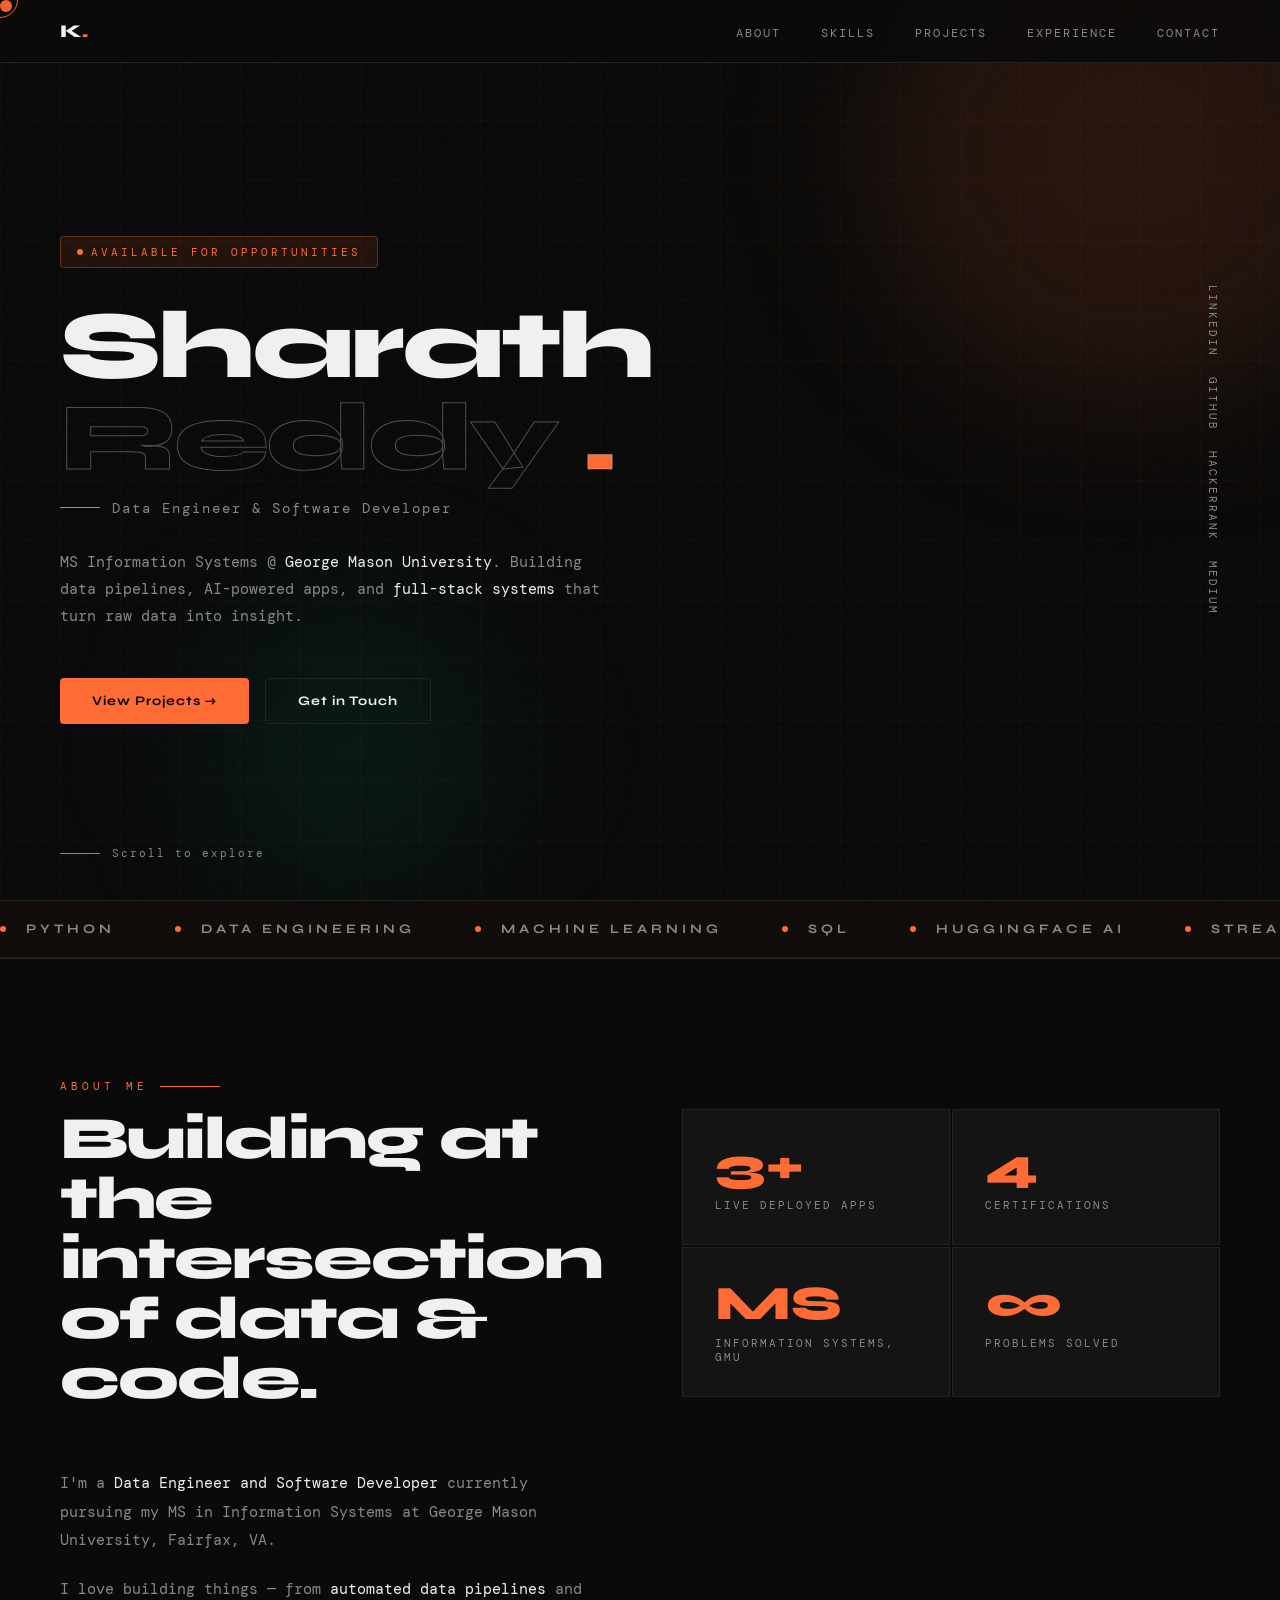
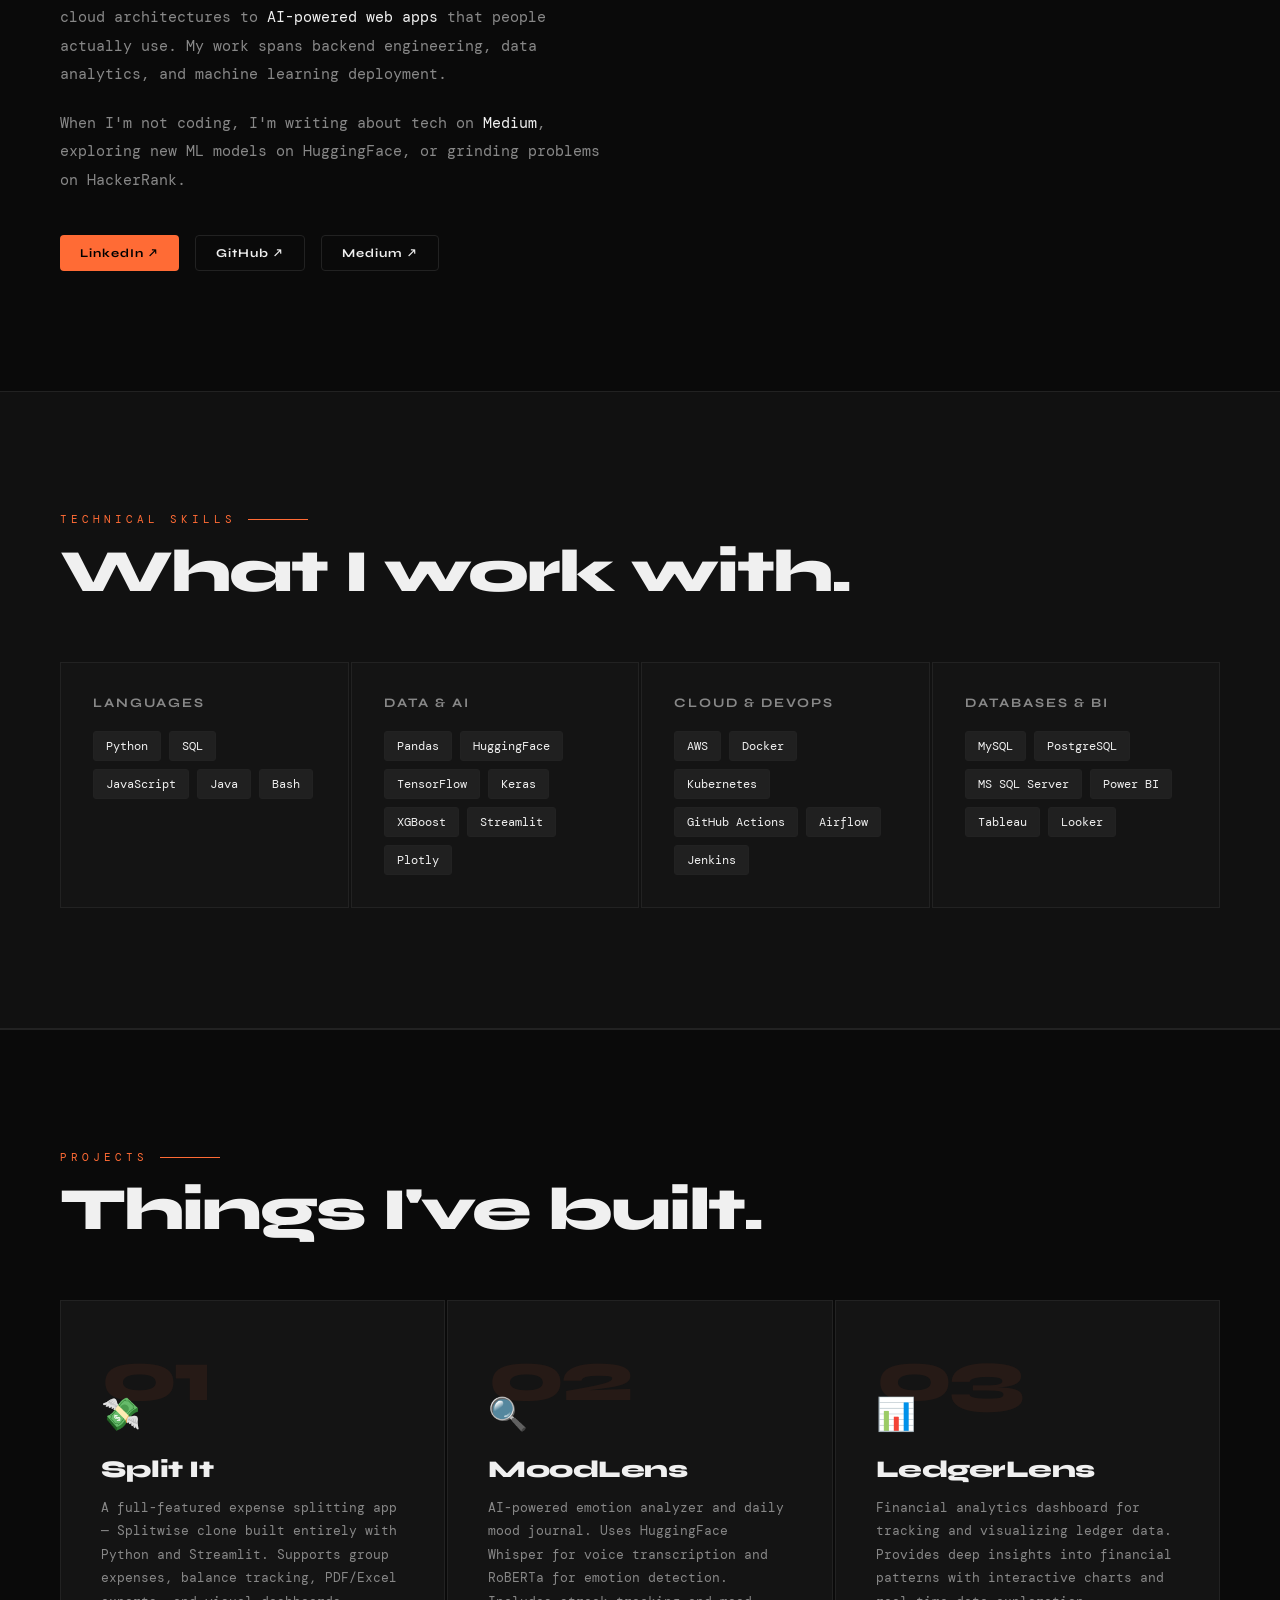
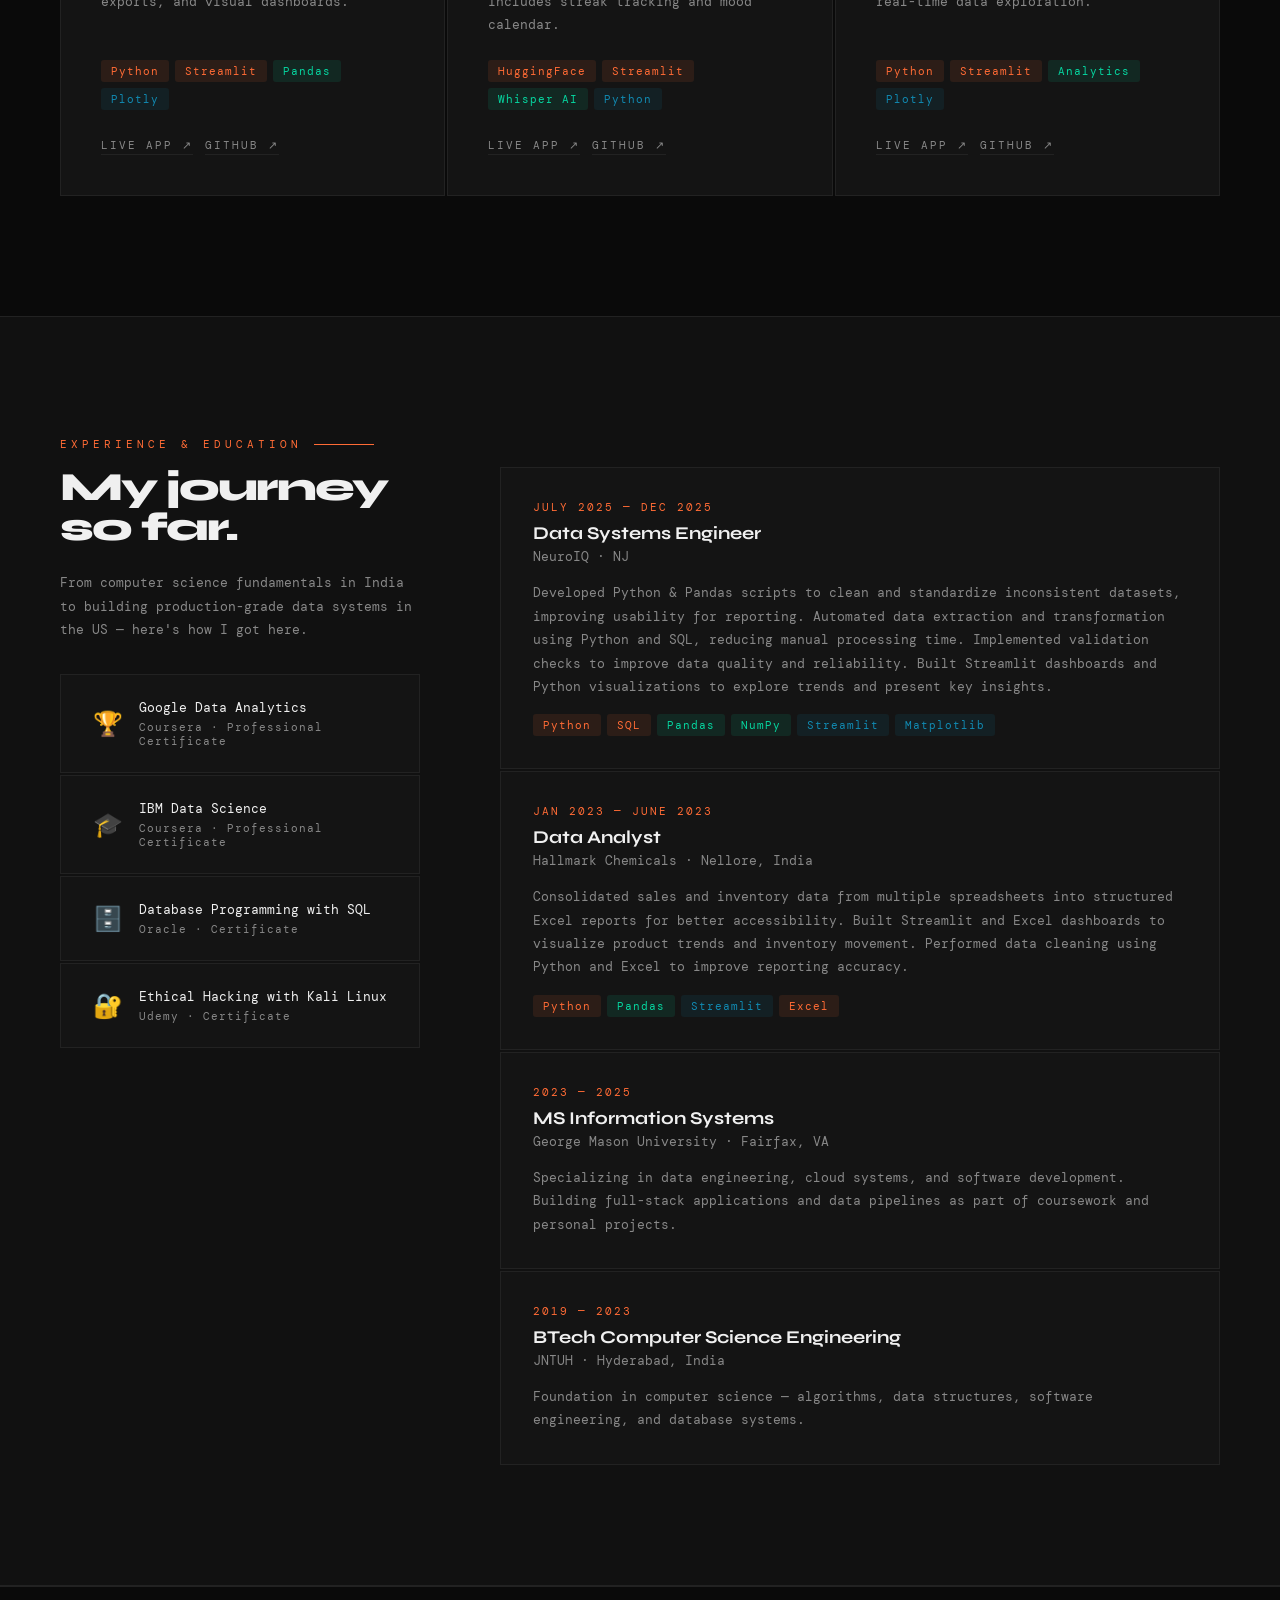
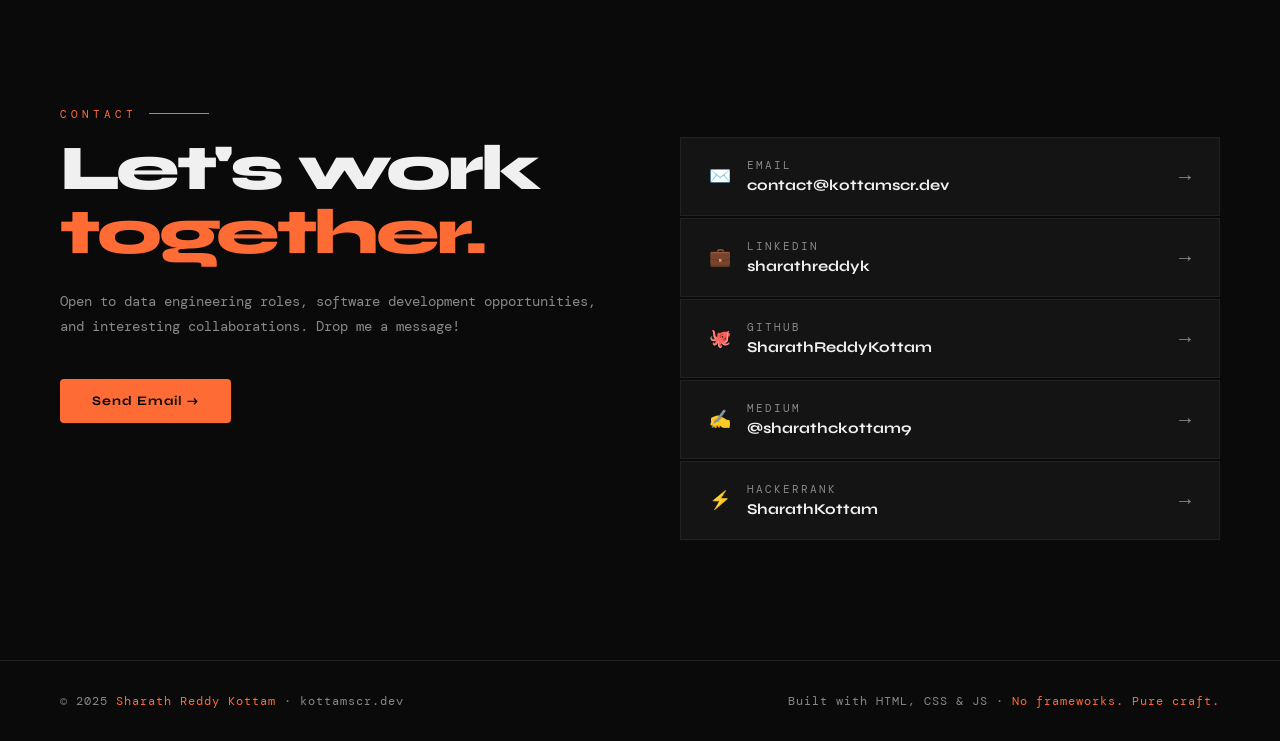
<file: dark-orange.html>
<!DOCTYPE html>
<html lang="en">
<head>
    <meta charset="UTF-8">
    <meta name="viewport" content="width=device-width, initial-scale=1.0">
    <title>Sharath Reddy Kottam — Data Engineer</title>
    <link rel="preconnect" href="https://fonts.googleapis.com">
    <link href="https://fonts.googleapis.com/css2?family=Syne:wght@400;600;700;800&family=DM+Mono:wght@300;400;500&family=Cabinet+Grotesk:wght@400;500;700;900&display=swap" rel="stylesheet">
    <style>
        :root {
            --bg: #0a0a0a;
            --surface: #111111;
            --border: #222222;
            --accent1: #ff6b35;
            --accent2: #ffd166;
            --accent3: #06d6a0;
            --accent4: #118ab2;
            --text: #f0f0f0;
            --muted: #888888;
            --card: #141414;
        }

        * { margin: 0; padding: 0; box-sizing: border-box; }

        html { scroll-behavior: smooth; }

        body {
            background: var(--bg);
            color: var(--text);
            font-family: 'DM Mono', monospace;
            overflow-x: hidden;
            cursor: none;
        }

        /* CUSTOM CURSOR */
        .cursor {
            width: 12px; height: 12px;
            background: var(--accent1);
            border-radius: 50%;
            position: fixed;
            pointer-events: none;
            z-index: 9999;
            transition: transform 0.1s ease;
            mix-blend-mode: difference;
        }
        .cursor-trail {
            width: 36px; height: 36px;
            border: 1px solid var(--accent1);
            border-radius: 50%;
            position: fixed;
            pointer-events: none;
            z-index: 9998;
            transition: all 0.15s ease;
            mix-blend-mode: difference;
        }

        /* NOISE OVERLAY */
        body::before {
            content: '';
            position: fixed;
            inset: 0;
            background-image: url("data:image/svg+xml,%3Csvg viewBox='0 0 256 256' xmlns='http://www.w3.org/2000/svg'%3E%3Cfilter id='noise'%3E%3CfeTurbulence type='fractalNoise' baseFrequency='0.9' numOctaves='4' stitchTiles='stitch'/%3E%3C/filter%3E%3Crect width='100%25' height='100%25' filter='url(%23noise)' opacity='0.03'/%3E%3C/svg%3E");
            pointer-events: none;
            z-index: 1000;
            opacity: 0.4;
        }

        /* NAV */
        nav {
            position: fixed;
            top: 0; left: 0; right: 0;
            z-index: 100;
            padding: 20px 60px;
            display: flex;
            justify-content: space-between;
            align-items: center;
            border-bottom: 1px solid var(--border);
            background: rgba(10,10,10,0.85);
            backdrop-filter: blur(20px);
        }

        .nav-logo {
            font-family: 'Syne', sans-serif;
            font-weight: 800;
            font-size: 18px;
            letter-spacing: -0.5px;
            color: var(--text);
            text-decoration: none;
        }

        .nav-logo span { color: var(--accent1); }

        .nav-links {
            display: flex;
            gap: 40px;
            list-style: none;
        }

        .nav-links a {
            color: var(--muted);
            text-decoration: none;
            font-size: 12px;
            letter-spacing: 2px;
            text-transform: uppercase;
            transition: color 0.2s;
        }

        .nav-links a:hover { color: var(--accent1); }

        /* HERO */
        #hero {
            min-height: 100vh;
            display: flex;
            align-items: center;
            padding: 140px 60px 80px;
            position: relative;
            overflow: hidden;
        }

        .hero-grid {
            position: absolute;
            inset: 0;
            background-image:
                    linear-gradient(rgba(255,107,53,0.03) 1px, transparent 1px),
                    linear-gradient(90deg, rgba(255,107,53,0.03) 1px, transparent 1px);
            background-size: 60px 60px;
        }

        .hero-orb {
            position: absolute;
            border-radius: 50%;
            filter: blur(80px);
            pointer-events: none;
        }

        .orb1 {
            width: 500px; height: 500px;
            background: rgba(255,107,53,0.12);
            top: -100px; right: -100px;
            animation: float1 8s ease-in-out infinite;
        }

        .orb2 {
            width: 300px; height: 300px;
            background: rgba(6,214,160,0.08);
            bottom: 0; left: 200px;
            animation: float2 10s ease-in-out infinite;
        }

        @keyframes float1 {
            0%, 100% { transform: translate(0,0) scale(1); }
            50% { transform: translate(-30px, 30px) scale(1.05); }
        }

        @keyframes float2 {
            0%, 100% { transform: translate(0,0); }
            50% { transform: translate(20px, -20px); }
        }

        .hero-content {
            position: relative;
            z-index: 2;
            max-width: 900px;
        }

        .hero-tag {
            display: inline-flex;
            align-items: center;
            gap: 8px;
            background: rgba(255,107,53,0.1);
            border: 1px solid rgba(255,107,53,0.3);
            color: var(--accent1);
            font-size: 11px;
            letter-spacing: 3px;
            text-transform: uppercase;
            padding: 8px 16px;
            border-radius: 4px;
            margin-bottom: 32px;
        }

        .hero-tag::before {
            content: '';
            width: 6px; height: 6px;
            background: var(--accent1);
            border-radius: 50%;
            animation: pulse 2s ease-in-out infinite;
        }

        @keyframes pulse {
            0%, 100% { opacity: 1; transform: scale(1); }
            50% { opacity: 0.5; transform: scale(0.8); }
        }

        .hero-name {
            font-family: 'Syne', sans-serif;
            font-weight: 800;
            font-size: clamp(52px, 8vw, 96px);
            line-height: 0.95;
            letter-spacing: -3px;
            margin-bottom: 16px;
        }

        .hero-name .line2 {
            color: transparent;
            -webkit-text-stroke: 1px rgba(240,240,240,0.3);
        }

        .hero-name .accent { color: var(--accent1); }

        .hero-role {
            font-family: 'DM Mono', monospace;
            font-size: 14px;
            color: var(--muted);
            letter-spacing: 2px;
            margin-bottom: 32px;
            display: flex;
            align-items: center;
            gap: 12px;
        }

        .hero-role::before {
            content: '';
            width: 40px;
            height: 1px;
            background: var(--accent1);
        }

        .hero-desc {
            font-family: 'DM Mono', monospace;
            font-size: 15px;
            color: var(--muted);
            line-height: 1.8;
            max-width: 560px;
            margin-bottom: 48px;
        }

        .hero-desc span { color: var(--text); }

        .hero-ctas {
            display: flex;
            gap: 16px;
            flex-wrap: wrap;
        }

        .btn-primary {
            background: var(--accent1);
            color: #000;
            padding: 14px 32px;
            font-family: 'Syne', sans-serif;
            font-weight: 700;
            font-size: 13px;
            letter-spacing: 1px;
            text-decoration: none;
            border-radius: 4px;
            transition: all 0.2s;
            display: inline-flex;
            align-items: center;
            gap: 8px;
        }

        .btn-primary:hover {
            background: #ff8255;
            transform: translateY(-2px);
        }

        .btn-ghost {
            background: transparent;
            color: var(--text);
            padding: 14px 32px;
            font-family: 'Syne', sans-serif;
            font-weight: 700;
            font-size: 13px;
            letter-spacing: 1px;
            text-decoration: none;
            border: 1px solid var(--border);
            border-radius: 4px;
            transition: all 0.2s;
        }

        .btn-ghost:hover {
            border-color: var(--accent1);
            color: var(--accent1);
            transform: translateY(-2px);
        }

        .hero-socials {
            position: absolute;
            right: 60px;
            top: 50%;
            transform: translateY(-50%);
            display: flex;
            flex-direction: column;
            gap: 20px;
            z-index: 2;
        }

        .hero-socials a {
            color: var(--muted);
            text-decoration: none;
            font-size: 11px;
            letter-spacing: 2px;
            text-transform: uppercase;
            writing-mode: vertical-rl;
            transition: color 0.2s;
        }

        .hero-socials a:hover { color: var(--accent1); }

        .scroll-indicator {
            position: absolute;
            bottom: 40px;
            left: 60px;
            display: flex;
            align-items: center;
            gap: 12px;
            color: var(--muted);
            font-size: 11px;
            letter-spacing: 2px;
        }

        .scroll-line {
            width: 40px;
            height: 1px;
            background: var(--muted);
            position: relative;
            overflow: hidden;
        }

        .scroll-line::after {
            content: '';
            position: absolute;
            top: 0; left: -100%;
            width: 100%; height: 100%;
            background: var(--accent1);
            animation: scrollline 2s ease-in-out infinite;
        }

        @keyframes scrollline {
            to { left: 100%; }
        }

        /* SECTIONS */
        section {
            padding: 120px 60px;
        }

        .section-label {
            font-size: 11px;
            letter-spacing: 4px;
            text-transform: uppercase;
            color: var(--accent1);
            margin-bottom: 16px;
            display: flex;
            align-items: center;
            gap: 12px;
        }

        .section-label::after {
            content: '';
            flex: 1;
            max-width: 60px;
            height: 1px;
            background: var(--accent1);
        }

        .section-title {
            font-family: 'Syne', sans-serif;
            font-weight: 800;
            font-size: clamp(36px, 5vw, 60px);
            letter-spacing: -2px;
            line-height: 1;
            margin-bottom: 60px;
        }

        /* ABOUT */
        #about {
            border-top: 1px solid var(--border);
        }

        .about-grid {
            display: grid;
            grid-template-columns: 1fr 1fr;
            gap: 80px;
            align-items: start;
        }

        .about-text p {
            color: var(--muted);
            font-size: 15px;
            line-height: 1.9;
            margin-bottom: 20px;
        }

        .about-text p span { color: var(--text); }

        .about-stats {
            display: grid;
            grid-template-columns: 1fr 1fr;
            gap: 2px;
        }

        .stat-box {
            background: var(--card);
            padding: 32px;
            border: 1px solid var(--border);
            transition: border-color 0.2s;
        }

        .stat-box:hover { border-color: var(--accent1); }

        .stat-number {
            font-family: 'Syne', sans-serif;
            font-weight: 800;
            font-size: 48px;
            color: var(--accent1);
            line-height: 1;
            margin-bottom: 8px;
        }

        .stat-label {
            font-size: 11px;
            letter-spacing: 2px;
            color: var(--muted);
            text-transform: uppercase;
        }

        /* SKILLS */
        #skills {
            background: var(--surface);
            border-top: 1px solid var(--border);
            border-bottom: 1px solid var(--border);
        }

        .skills-grid {
            display: grid;
            grid-template-columns: repeat(4, 1fr);
            gap: 2px;
        }

        .skill-category {
            background: var(--card);
            padding: 32px;
            border: 1px solid var(--border);
            transition: all 0.3s;
            position: relative;
            overflow: hidden;
        }

        .skill-category::before {
            content: '';
            position: absolute;
            top: 0; left: 0;
            width: 3px; height: 0;
            background: var(--accent1);
            transition: height 0.3s;
        }

        .skill-category:nth-child(2)::before { background: var(--accent2); }
        .skill-category:nth-child(3)::before { background: var(--accent3); }
        .skill-category:nth-child(4)::before { background: var(--accent4); }

        .skill-category:hover::before { height: 100%; }
        .skill-category:hover { transform: translateY(-4px); }

        .skill-cat-title {
            font-family: 'Syne', sans-serif;
            font-weight: 700;
            font-size: 13px;
            letter-spacing: 2px;
            text-transform: uppercase;
            margin-bottom: 20px;
            color: var(--muted);
        }

        .skill-tags {
            display: flex;
            flex-wrap: wrap;
            gap: 8px;
        }

        .skill-tag {
            background: rgba(255,255,255,0.05);
            color: var(--text);
            padding: 6px 12px;
            border-radius: 3px;
            font-size: 12px;
            border: 1px solid var(--border);
            transition: all 0.2s;
        }

        .skill-category:hover .skill-tag {
            border-color: rgba(255,107,53,0.3);
        }

        /* PROJECTS */
        #projects {
            border-top: 1px solid var(--border);
        }

        .projects-grid {
            display: grid;
            grid-template-columns: repeat(3, 1fr);
            gap: 2px;
        }

        .project-card {
            background: var(--card);
            border: 1px solid var(--border);
            padding: 40px;
            transition: all 0.3s;
            position: relative;
            overflow: hidden;
            display: flex;
            flex-direction: column;
        }

        .project-card::after {
            content: '';
            position: absolute;
            inset: 0;
            background: linear-gradient(135deg, rgba(255,107,53,0.05) 0%, transparent 60%);
            opacity: 0;
            transition: opacity 0.3s;
            pointer-events: none;
        }

        .project-card:hover::after { opacity: 1; }
        .project-card:hover { transform: translateY(-6px); border-color: rgba(255,107,53,0.3); }

        .project-number {
            font-family: 'Syne', sans-serif;
            font-weight: 800;
            font-size: 72px;
            color: rgba(255,107,53,0.08);
            line-height: 1;
            margin-bottom: -20px;
            letter-spacing: -4px;
        }

        .project-icon {
            font-size: 32px;
            margin-bottom: 20px;
        }

        .project-name {
            font-family: 'Syne', sans-serif;
            font-weight: 800;
            font-size: 24px;
            letter-spacing: -0.5px;
            margin-bottom: 12px;
        }

        .project-desc {
            color: var(--muted);
            font-size: 13px;
            line-height: 1.8;
            margin-bottom: 24px;
            flex: 1;
        }

        .project-tags {
            display: flex;
            flex-wrap: wrap;
            gap: 6px;
            margin-bottom: 28px;
        }

        .project-tag {
            background: rgba(255,107,53,0.1);
            color: var(--accent1);
            padding: 4px 10px;
            border-radius: 3px;
            font-size: 11px;
            letter-spacing: 1px;
        }

        .project-tag.green {
            background: rgba(6,214,160,0.1);
            color: var(--accent3);
        }

        .project-tag.blue {
            background: rgba(17,138,178,0.1);
            color: var(--accent4);
        }

        .project-links {
            display: flex;
            gap: 12px;
        }

        .project-link {
            color: var(--muted);
            text-decoration: none;
            font-size: 11px;
            letter-spacing: 2px;
            text-transform: uppercase;
            display: flex;
            align-items: center;
            gap: 6px;
            transition: color 0.2s;
            border-bottom: 1px solid var(--border);
            padding-bottom: 2px;
        }

        .project-link:hover { color: var(--accent1); border-color: var(--accent1); }

        /* EXPERIENCE */
        #experience {
            background: var(--surface);
            border-top: 1px solid var(--border);
            border-bottom: 1px solid var(--border);
        }

        .experience-grid {
            display: grid;
            grid-template-columns: 1fr 2fr;
            gap: 80px;
        }

        .exp-sidebar {
            position: sticky;
            top: 100px;
            height: fit-content;
        }

        .exp-sidebar p {
            color: var(--muted);
            font-size: 13px;
            line-height: 1.8;
            margin-bottom: 32px;
        }

        .timeline {
            display: flex;
            flex-direction: column;
            gap: 2px;
        }

        .timeline-item {
            background: var(--card);
            border: 1px solid var(--border);
            padding: 32px;
            position: relative;
            transition: all 0.3s;
        }

        .timeline-item:hover {
            border-color: rgba(255,107,53,0.3);
            transform: translateX(4px);
        }

        .timeline-date {
            font-size: 11px;
            letter-spacing: 2px;
            color: var(--accent1);
            text-transform: uppercase;
            margin-bottom: 8px;
        }

        .timeline-role {
            font-family: 'Syne', sans-serif;
            font-weight: 700;
            font-size: 18px;
            margin-bottom: 4px;
        }

        .timeline-company {
            color: var(--muted);
            font-size: 13px;
            margin-bottom: 16px;
        }

        .timeline-desc {
            color: var(--muted);
            font-size: 13px;
            line-height: 1.8;
        }

        /* CERTIFICATIONS */
        .certs-grid {
            display: grid;
            grid-template-columns: repeat(2, 1fr);
            gap: 2px;
            margin-top: 40px;
        }

        .cert-item {
            background: var(--card);
            border: 1px solid var(--border);
            padding: 24px 32px;
            display: flex;
            align-items: center;
            gap: 16px;
            transition: all 0.2s;
        }

        .cert-item:hover { border-color: rgba(255,107,53,0.3); }

        .cert-icon {
            font-size: 24px;
            flex-shrink: 0;
        }

        .cert-name {
            font-size: 13px;
            color: var(--text);
            margin-bottom: 4px;
        }

        .cert-issuer {
            font-size: 11px;
            color: var(--muted);
            letter-spacing: 1px;
        }

        /* CONTACT */
        #contact {
            border-top: 1px solid var(--border);
        }

        .contact-inner {
            display: grid;
            grid-template-columns: 1fr 1fr;
            gap: 80px;
            align-items: start;
        }

        .contact-big {
            font-family: 'Syne', sans-serif;
            font-weight: 800;
            font-size: clamp(40px, 5vw, 72px);
            letter-spacing: -3px;
            line-height: 1;
            margin-bottom: 24px;
        }

        .contact-big span { color: var(--accent1); }

        .contact-sub {
            color: var(--muted);
            font-size: 14px;
            line-height: 1.8;
            margin-bottom: 40px;
        }

        .contact-links {
            display: flex;
            flex-direction: column;
            gap: 2px;
        }

        .contact-link-item {
            background: var(--card);
            border: 1px solid var(--border);
            padding: 20px 28px;
            display: flex;
            justify-content: space-between;
            align-items: center;
            text-decoration: none;
            color: var(--text);
            transition: all 0.2s;
        }

        .contact-link-item:hover {
            border-color: var(--accent1);
            background: rgba(255,107,53,0.05);
            transform: translateX(4px);
        }

        .contact-link-left {
            display: flex;
            align-items: center;
            gap: 16px;
        }

        .contact-link-icon { font-size: 18px; }

        .contact-link-label {
            font-size: 11px;
            letter-spacing: 2px;
            color: var(--muted);
            text-transform: uppercase;
            display: block;
            margin-bottom: 2px;
        }

        .contact-link-value {
            font-family: 'Syne', sans-serif;
            font-weight: 700;
            font-size: 15px;
        }

        .contact-arrow {
            color: var(--muted);
            font-size: 20px;
            transition: transform 0.2s;
        }

        .contact-link-item:hover .contact-arrow {
            transform: translateX(4px);
            color: var(--accent1);
        }

        /* FOOTER */
        footer {
            border-top: 1px solid var(--border);
            padding: 32px 60px;
            display: flex;
            justify-content: space-between;
            align-items: center;
        }

        footer p {
            color: var(--muted);
            font-size: 12px;
            letter-spacing: 1px;
        }

        footer span { color: var(--accent1); }

        /* MARQUEE */
        .marquee-section {
            border-top: 1px solid var(--border);
            border-bottom: 1px solid var(--border);
            padding: 20px 0;
            overflow: hidden;
            background: rgba(255,107,53,0.03);
        }

        .marquee-track {
            display: flex;
            gap: 60px;
            animation: marquee 20s linear infinite;
            white-space: nowrap;
        }

        .marquee-item {
            font-family: 'Syne', sans-serif;
            font-weight: 700;
            font-size: 13px;
            letter-spacing: 4px;
            text-transform: uppercase;
            color: var(--muted);
            display: flex;
            align-items: center;
            gap: 20px;
            flex-shrink: 0;
        }

        .marquee-dot {
            width: 6px; height: 6px;
            background: var(--accent1);
            border-radius: 50%;
        }

        @keyframes marquee {
            from { transform: translateX(0); }
            to { transform: translateX(-50%); }
        }

        /* ANIMATIONS */
        .reveal {
            opacity: 0;
            transform: translateY(30px);
            transition: all 0.7s cubic-bezier(0.16, 1, 0.3, 1);
        }

        .reveal.visible {
            opacity: 1;
            transform: translateY(0);
        }

        /* RESPONSIVE */
        @media (max-width: 900px) {
            nav { padding: 20px 24px; }
            section { padding: 80px 24px; }
            #hero { padding: 120px 24px 80px; }
            .about-grid, .contact-inner, .experience-grid { grid-template-columns: 1fr; gap: 40px; }
            .skills-grid { grid-template-columns: 1fr 1fr; }
            .projects-grid { grid-template-columns: 1fr; }
            .hero-socials { display: none; }
            .certs-grid { grid-template-columns: 1fr; }
            footer { flex-direction: column; gap: 12px; text-align: center; }
        }
    </style>
</head>
<body>

<div class="cursor" id="cursor"></div>
<div class="cursor-trail" id="cursorTrail"></div>

<!-- NAV -->
<nav>
    <a href="#hero" class="nav-logo">K<span>.</span></a>
    <ul class="nav-links">
        <li><a href="#about">About</a></li>
        <li><a href="#skills">Skills</a></li>
        <li><a href="#projects">Projects</a></li>
        <li><a href="#experience">Experience</a></li>
        <li><a href="#contact">Contact</a></li>
    </ul>
</nav>

<!-- HERO -->
<section id="hero">
    <div class="hero-grid"></div>
    <div class="hero-orb orb1"></div>
    <div class="hero-orb orb2"></div>

    <div class="hero-content">
        <div class="hero-tag">Available for opportunities</div>
        <h1 class="hero-name">
            <div>Sharath</div>
            <div class="line2">Reddy <span class="accent">.</span></div>
        </h1>
        <div class="hero-role">Data Engineer & Software Developer</div>
        <p class="hero-desc">
            MS Information Systems @ <span>George Mason University</span>.
            Building data pipelines, AI-powered apps, and
            <span>full-stack systems</span> that turn raw data into insight.
        </p>
        <div class="hero-ctas">
            <a href="#projects" class="btn-primary">View Projects →</a>
            <a href="mailto:contact@kottamscr.dev" class="btn-ghost">Get in Touch</a>
        </div>
    </div>

    <div class="hero-socials">
        <a href="https://www.linkedin.com/in/sharathreddyk/" target="_blank">LinkedIn</a>
        <a href="https://github.com/SharathReddyKottam" target="_blank">GitHub</a>
        <a href="https://www.hackerrank.com/profile/SharathKottam" target="_blank">HackerRank</a>
        <a href="https://medium.com/@sharathckottam9" target="_blank">Medium</a>
    </div>

    <div class="scroll-indicator">
        <div class="scroll-line"></div>
        Scroll to explore
    </div>
</section>

<!-- MARQUEE -->
<div class="marquee-section">
    <div class="marquee-track">
        <div class="marquee-item"><span class="marquee-dot"></span> Python</div>
        <div class="marquee-item"><span class="marquee-dot"></span> Data Engineering</div>
        <div class="marquee-item"><span class="marquee-dot"></span> Machine Learning</div>
        <div class="marquee-item"><span class="marquee-dot"></span> SQL</div>
        <div class="marquee-item"><span class="marquee-dot"></span> HuggingFace AI</div>
        <div class="marquee-item"><span class="marquee-dot"></span> Streamlit</div>
        <div class="marquee-item"><span class="marquee-dot"></span> AWS</div>
        <div class="marquee-item"><span class="marquee-dot"></span> Docker</div>
        <div class="marquee-item"><span class="marquee-dot"></span> Apache Airflow</div>
        <div class="marquee-item"><span class="marquee-dot"></span> GitHub</div>
        <!-- duplicate for seamless loop -->
        <div class="marquee-item"><span class="marquee-dot"></span> Python</div>
        <div class="marquee-item"><span class="marquee-dot"></span> Data Engineering</div>
        <div class="marquee-item"><span class="marquee-dot"></span> Machine Learning</div>
        <div class="marquee-item"><span class="marquee-dot"></span> SQL</div>
        <div class="marquee-item"><span class="marquee-dot"></span> HuggingFace AI</div>
        <div class="marquee-item"><span class="marquee-dot"></span> Streamlit</div>
        <div class="marquee-item"><span class="marquee-dot"></span> AWS</div>
        <div class="marquee-item"><span class="marquee-dot"></span> Docker</div>
        <div class="marquee-item"><span class="marquee-dot"></span> Apache Airflow</div>
        <div class="marquee-item"><span class="marquee-dot"></span> GitHub</div>
    </div>
</div>

<!-- ABOUT -->
<section id="about">
    <div class="section-label">About Me</div>
    <div class="about-grid">
        <div class="about-text reveal">
            <h2 class="section-title">Building at the intersection of data & code.</h2>
            <p>I'm a <span>Data Engineer and Software Developer</span> currently pursuing my MS in Information Systems at George Mason University, Fairfax, VA.</p>
            <p>I love building things — from <span>automated data pipelines</span> and cloud architectures to <span>AI-powered web apps</span> that people actually use. My work spans backend engineering, data analytics, and machine learning deployment.</p>
            <p>When I'm not coding, I'm writing about tech on <span>Medium</span>, exploring new ML models on HuggingFace, or grinding problems on HackerRank.</p>
            <br>
            <div style="display:flex; gap:16px; flex-wrap:wrap;">
                <a href="https://www.linkedin.com/in/sharathreddyk/" target="_blank" class="btn-primary" style="font-size:12px; padding:10px 20px;">LinkedIn ↗</a>
                <a href="https://github.com/SharathReddyKottam" target="_blank" class="btn-ghost" style="font-size:12px; padding:10px 20px;">GitHub ↗</a>
                <a href="https://medium.com/@sharathckottam9" target="_blank" class="btn-ghost" style="font-size:12px; padding:10px 20px;">Medium ↗</a>
            </div>
        </div>
        <div class="about-stats reveal">
            <div class="stat-box">
                <div class="stat-number">3+</div>
                <div class="stat-label">Live Deployed Apps</div>
            </div>
            <div class="stat-box">
                <div class="stat-number">4</div>
                <div class="stat-label">Certifications</div>
            </div>
            <div class="stat-box">
                <div class="stat-number">MS</div>
                <div class="stat-label">Information Systems, GMU</div>
            </div>
            <div class="stat-box">
                <div class="stat-number">∞</div>
                <div class="stat-label">Problems Solved</div>
            </div>
        </div>
    </div>
</section>

<!-- SKILLS -->
<section id="skills">
    <div class="section-label">Technical Skills</div>
    <h2 class="section-title reveal">What I work with.</h2>
    <div class="skills-grid reveal">
        <div class="skill-category">
            <div class="skill-cat-title">Languages</div>
            <div class="skill-tags">
                <span class="skill-tag">Python</span>
                <span class="skill-tag">SQL</span>
                <span class="skill-tag">JavaScript</span>
                <span class="skill-tag">Java</span>
                <span class="skill-tag">Bash</span>
            </div>
        </div>
        <div class="skill-category">
            <div class="skill-cat-title">Data & AI</div>
            <div class="skill-tags">
                <span class="skill-tag">Pandas</span>
                <span class="skill-tag">HuggingFace</span>
                <span class="skill-tag">TensorFlow</span>
                <span class="skill-tag">Keras</span>
                <span class="skill-tag">XGBoost</span>
                <span class="skill-tag">Streamlit</span>
                <span class="skill-tag">Plotly</span>
            </div>
        </div>
        <div class="skill-category">
            <div class="skill-cat-title">Cloud & DevOps</div>
            <div class="skill-tags">
                <span class="skill-tag">AWS</span>
                <span class="skill-tag">Docker</span>
                <span class="skill-tag">Kubernetes</span>
                <span class="skill-tag">GitHub Actions</span>
                <span class="skill-tag">Airflow</span>
                <span class="skill-tag">Jenkins</span>
            </div>
        </div>
        <div class="skill-category">
            <div class="skill-cat-title">Databases & BI</div>
            <div class="skill-tags">
                <span class="skill-tag">MySQL</span>
                <span class="skill-tag">PostgreSQL</span>
                <span class="skill-tag">MS SQL Server</span>
                <span class="skill-tag">Power BI</span>
                <span class="skill-tag">Tableau</span>
                <span class="skill-tag">Looker</span>
            </div>
        </div>
    </div>
</section>

<!-- PROJECTS -->
<section id="projects">
    <div class="section-label">Projects</div>
    <h2 class="section-title reveal">Things I've built.</h2>
    <div class="projects-grid">

        <div class="project-card reveal">
            <div class="project-number">01</div>
            <div class="project-icon">💸</div>
            <div class="project-name">Split It</div>
            <p class="project-desc">A full-featured expense splitting app — Splitwise clone built entirely with Python and Streamlit. Supports group expenses, balance tracking, PDF/Excel exports, and visual dashboards.</p>
            <div class="project-tags">
                <span class="project-tag">Python</span>
                <span class="project-tag">Streamlit</span>
                <span class="project-tag green">Pandas</span>
                <span class="project-tag blue">Plotly</span>
            </div>
            <div class="project-links">
                <a href="https://split-it.streamlit.app" target="_blank" class="project-link">Live App ↗</a>
                <a href="https://github.com/SharathReddyKottam/split-it" target="_blank" class="project-link">GitHub ↗</a>
            </div>
        </div>

        <div class="project-card reveal">
            <div class="project-number">02</div>
            <div class="project-icon">🔍</div>
            <div class="project-name">MoodLens</div>
            <p class="project-desc">AI-powered emotion analyzer and daily mood journal. Uses HuggingFace Whisper for voice transcription and RoBERTa for emotion detection. Includes streak tracking and mood calendar.</p>
            <div class="project-tags">
                <span class="project-tag">HuggingFace</span>
                <span class="project-tag">Streamlit</span>
                <span class="project-tag green">Whisper AI</span>
                <span class="project-tag blue">Python</span>
            </div>
            <div class="project-links">
                <a href="https://sharathreddykottam-moodlens.streamlit.app" target="_blank" class="project-link">Live App ↗</a>
                <a href="https://github.com/SharathReddyKottam/moodlens" target="_blank" class="project-link">GitHub ↗</a>
            </div>
        </div>

        <div class="project-card reveal">
            <div class="project-number">03</div>
            <div class="project-icon">📊</div>
            <div class="project-name">LedgerLens</div>
            <p class="project-desc">Financial analytics dashboard for tracking and visualizing ledger data. Provides deep insights into financial patterns with interactive charts and real-time data exploration.</p>
            <div class="project-tags">
                <span class="project-tag">Python</span>
                <span class="project-tag">Streamlit</span>
                <span class="project-tag green">Analytics</span>
                <span class="project-tag blue">Plotly</span>
            </div>
            <div class="project-links">
                <a href="https://ledgerlens-analytics.streamlit.app" target="_blank" class="project-link">Live App ↗</a>
                <a href="https://github.com/SharathReddyKottam/ledgerlens" target="_blank" class="project-link">GitHub ↗</a>
            </div>
        </div>

    </div>
</section>

<!-- EXPERIENCE -->
<section id="experience">
    <div class="section-label">Experience & Education</div>
    <div class="experience-grid">
        <div class="exp-sidebar reveal">
            <h2 class="section-title" style="font-size: 40px; margin-bottom: 24px;">My journey so far.</h2>
            <p>From computer science fundamentals in India to building production-grade data systems in the US — here's how I got here.</p>
            <div class="certs-grid" style="grid-template-columns: 1fr; margin-top: 0;">
                <div class="cert-item">
                    <div class="cert-icon">🏆</div>
                    <div>
                        <div class="cert-name">Google Data Analytics</div>
                        <div class="cert-issuer">Coursera · Professional Certificate</div>
                    </div>
                </div>
                <div class="cert-item">
                    <div class="cert-icon">🎓</div>
                    <div>
                        <div class="cert-name">IBM Data Science</div>
                        <div class="cert-issuer">Coursera · Professional Certificate</div>
                    </div>
                </div>
                <div class="cert-item">
                    <div class="cert-icon">🗄️</div>
                    <div>
                        <div class="cert-name">Database Programming with SQL</div>
                        <div class="cert-issuer">Oracle · Certificate</div>
                    </div>
                </div>
                <div class="cert-item">
                    <div class="cert-icon">🔐</div>
                    <div>
                        <div class="cert-name">Ethical Hacking with Kali Linux</div>
                        <div class="cert-issuer">Udemy · Certificate</div>
                    </div>
                </div>
            </div>
        </div>

        <div class="timeline reveal">
            <div class="timeline-item">
                <div class="timeline-date">July 2025 — Dec 2025</div>
                <div class="timeline-role">Data Systems Engineer</div>
                <div class="timeline-company">NeuroIQ · NJ</div>
                <div class="timeline-desc">Developed Python & Pandas scripts to clean and standardize inconsistent datasets, improving usability for reporting. Automated data extraction and transformation using Python and SQL, reducing manual processing time. Implemented validation checks to improve data quality and reliability. Built Streamlit dashboards and Python visualizations to explore trends and present key insights.</div>
                <div class="project-tags" style="margin-top:16px; margin-bottom:0;">
                    <span class="project-tag">Python</span>
                    <span class="project-tag">SQL</span>
                    <span class="project-tag green">Pandas</span>
                    <span class="project-tag green">NumPy</span>
                    <span class="project-tag blue">Streamlit</span>
                    <span class="project-tag blue">Matplotlib</span>
                </div>
            </div>
            <div class="timeline-item">
                <div class="timeline-date">Jan 2023 — June 2023</div>
                <div class="timeline-role">Data Analyst</div>
                <div class="timeline-company">Hallmark Chemicals · Nellore, India</div>
                <div class="timeline-desc">Consolidated sales and inventory data from multiple spreadsheets into structured Excel reports for better accessibility. Built Streamlit and Excel dashboards to visualize product trends and inventory movement. Performed data cleaning using Python and Excel to improve reporting accuracy.</div>
                <div class="project-tags" style="margin-top:16px; margin-bottom:0;">
                    <span class="project-tag">Python</span>
                    <span class="project-tag green">Pandas</span>
                    <span class="project-tag blue">Streamlit</span>
                    <span class="project-tag">Excel</span>
                </div>
            </div>
            <div class="timeline-item">
                <div class="timeline-date">2023 — 2025</div>
                <div class="timeline-role">MS Information Systems</div>
                <div class="timeline-company">George Mason University · Fairfax, VA</div>
                <div class="timeline-desc">Specializing in data engineering, cloud systems, and software development. Building full-stack applications and data pipelines as part of coursework and personal projects.</div>
            </div>
            <div class="timeline-item">
                <div class="timeline-date">2019 — 2023</div>
                <div class="timeline-role">BTech Computer Science Engineering</div>
                <div class="timeline-company">JNTUH · Hyderabad, India</div>
                <div class="timeline-desc">Foundation in computer science — algorithms, data structures, software engineering, and database systems.</div>
            </div>
        </div>
    </div>
</section>

<!-- CONTACT -->
<section id="contact">
    <div class="section-label">Contact</div>
    <div class="contact-inner">
        <div class="reveal">
            <h2 class="contact-big">Let's work<br><span>together.</span></h2>
            <p class="contact-sub">Open to data engineering roles, software development opportunities, and interesting collaborations. Drop me a message!</p>
            <a href="mailto:contact@kottamscr.dev" class="btn-primary">Send Email →</a>
        </div>
        <div class="contact-links reveal">
            <a href="mailto:contact@kottamscr.dev" class="contact-link-item">
                <div class="contact-link-left">
                    <div class="contact-link-icon">✉️</div>
                    <div>
                        <span class="contact-link-label">Email</span>
                        <span class="contact-link-value">contact@kottamscr.dev</span>
                    </div>
                </div>
                <div class="contact-arrow">→</div>
            </a>
            <a href="https://www.linkedin.com/in/sharathreddyk/" target="_blank" class="contact-link-item">
                <div class="contact-link-left">
                    <div class="contact-link-icon">💼</div>
                    <div>
                        <span class="contact-link-label">LinkedIn</span>
                        <span class="contact-link-value">sharathreddyk</span>
                    </div>
                </div>
                <div class="contact-arrow">→</div>
            </a>
            <a href="https://github.com/SharathReddyKottam" target="_blank" class="contact-link-item">
                <div class="contact-link-left">
                    <div class="contact-link-icon">🐙</div>
                    <div>
                        <span class="contact-link-label">GitHub</span>
                        <span class="contact-link-value">SharathReddyKottam</span>
                    </div>
                </div>
                <div class="contact-arrow">→</div>
            </a>
            <a href="https://medium.com/@sharathckottam9" target="_blank" class="contact-link-item">
                <div class="contact-link-left">
                    <div class="contact-link-icon">✍️</div>
                    <div>
                        <span class="contact-link-label">Medium</span>
                        <span class="contact-link-value">@sharathckottam9</span>
                    </div>
                </div>
                <div class="contact-arrow">→</div>
            </a>
            <a href="https://www.hackerrank.com/profile/SharathKottam" target="_blank" class="contact-link-item">
                <div class="contact-link-left">
                    <div class="contact-link-icon">⚡</div>
                    <div>
                        <span class="contact-link-label">HackerRank</span>
                        <span class="contact-link-value">SharathKottam</span>
                    </div>
                </div>
                <div class="contact-arrow">→</div>
            </a>
        </div>
    </div>
</section>

<!-- FOOTER -->
<footer>
    <p>© 2025 <span>Sharath Reddy Kottam</span> · kottamscr.dev</p>
    <p>Built with HTML, CSS & JS · <span>No frameworks. Pure craft.</span></p>
</footer>

<script>
    // CURSOR
    const cursor = document.getElementById('cursor');
    const trail = document.getElementById('cursorTrail');
    let mouseX = 0, mouseY = 0;
    let trailX = 0, trailY = 0;

    document.addEventListener('mousemove', (e) => {
        mouseX = e.clientX;
        mouseY = e.clientY;
        cursor.style.left = mouseX - 6 + 'px';
        cursor.style.top = mouseY - 6 + 'px';
    });

    function animateTrail() {
        trailX += (mouseX - trailX) * 0.12;
        trailY += (mouseY - trailY) * 0.12;
        trail.style.left = trailX - 18 + 'px';
        trail.style.top = trailY - 18 + 'px';
        requestAnimationFrame(animateTrail);
    }
    animateTrail();

    document.querySelectorAll('a, button').forEach(el => {
        el.addEventListener('mouseenter', () => {
            cursor.style.transform = 'scale(2)';
            trail.style.transform = 'scale(1.5)';
        });
        el.addEventListener('mouseleave', () => {
            cursor.style.transform = 'scale(1)';
            trail.style.transform = 'scale(1)';
        });
    });

    // SCROLL REVEAL
    const observer = new IntersectionObserver((entries) => {
        entries.forEach((entry, i) => {
            if (entry.isIntersecting) {
                setTimeout(() => {
                    entry.target.classList.add('visible');
                }, i * 100);
            }
        });
    }, { threshold: 0.1 });

    document.querySelectorAll('.reveal').forEach(el => observer.observe(el));

    // HERO NAME ANIMATION
    window.addEventListener('load', () => {
        document.querySelector('.hero-content').style.opacity = '1';
    });

    // NAV ACTIVE STATE
    const sections = document.querySelectorAll('section[id]');
    const navLinks = document.querySelectorAll('.nav-links a');

    window.addEventListener('scroll', () => {
        let current = '';
        sections.forEach(section => {
            if (window.scrollY >= section.offsetTop - 100) {
                current = section.getAttribute('id');
            }
        });
        navLinks.forEach(link => {
            link.style.color = link.getAttribute('href') === `#${current}` ? 'var(--accent1)' : '';
        });
    });
</script>
</body>
</html>
</file>
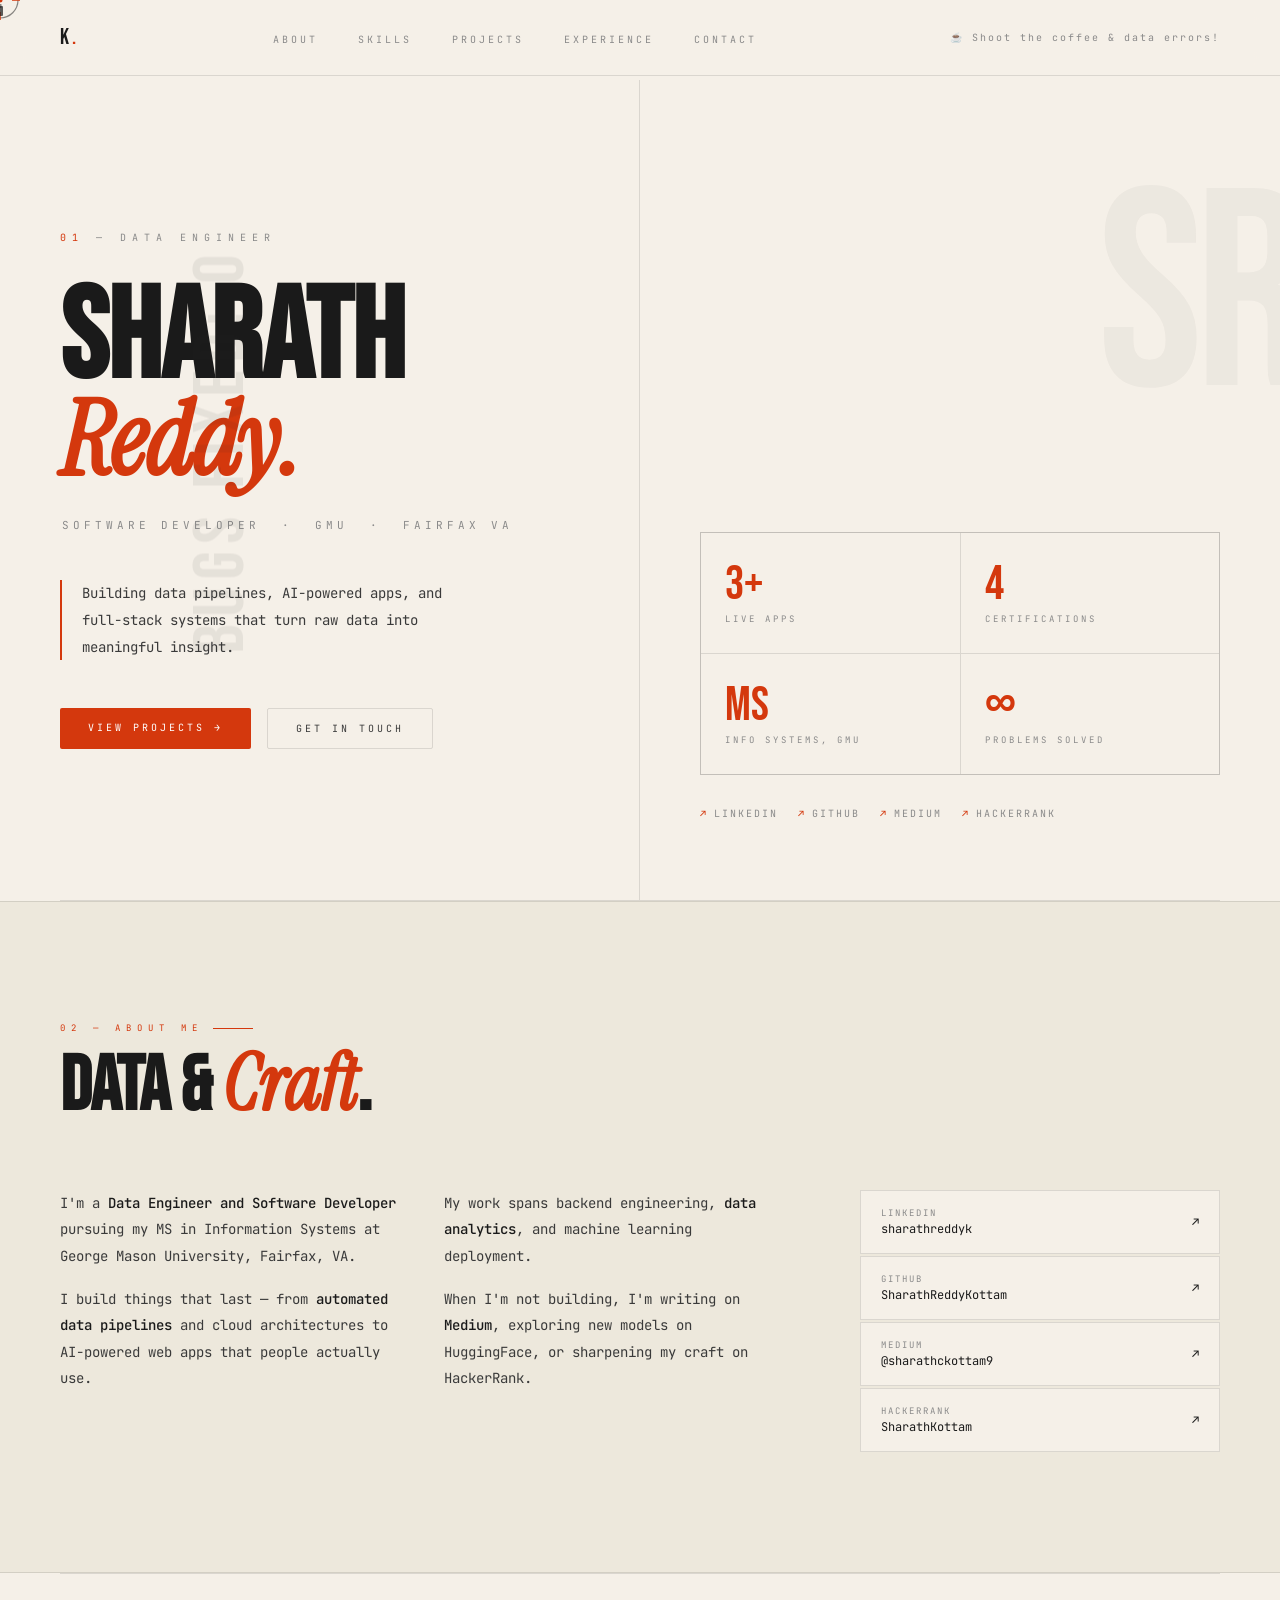
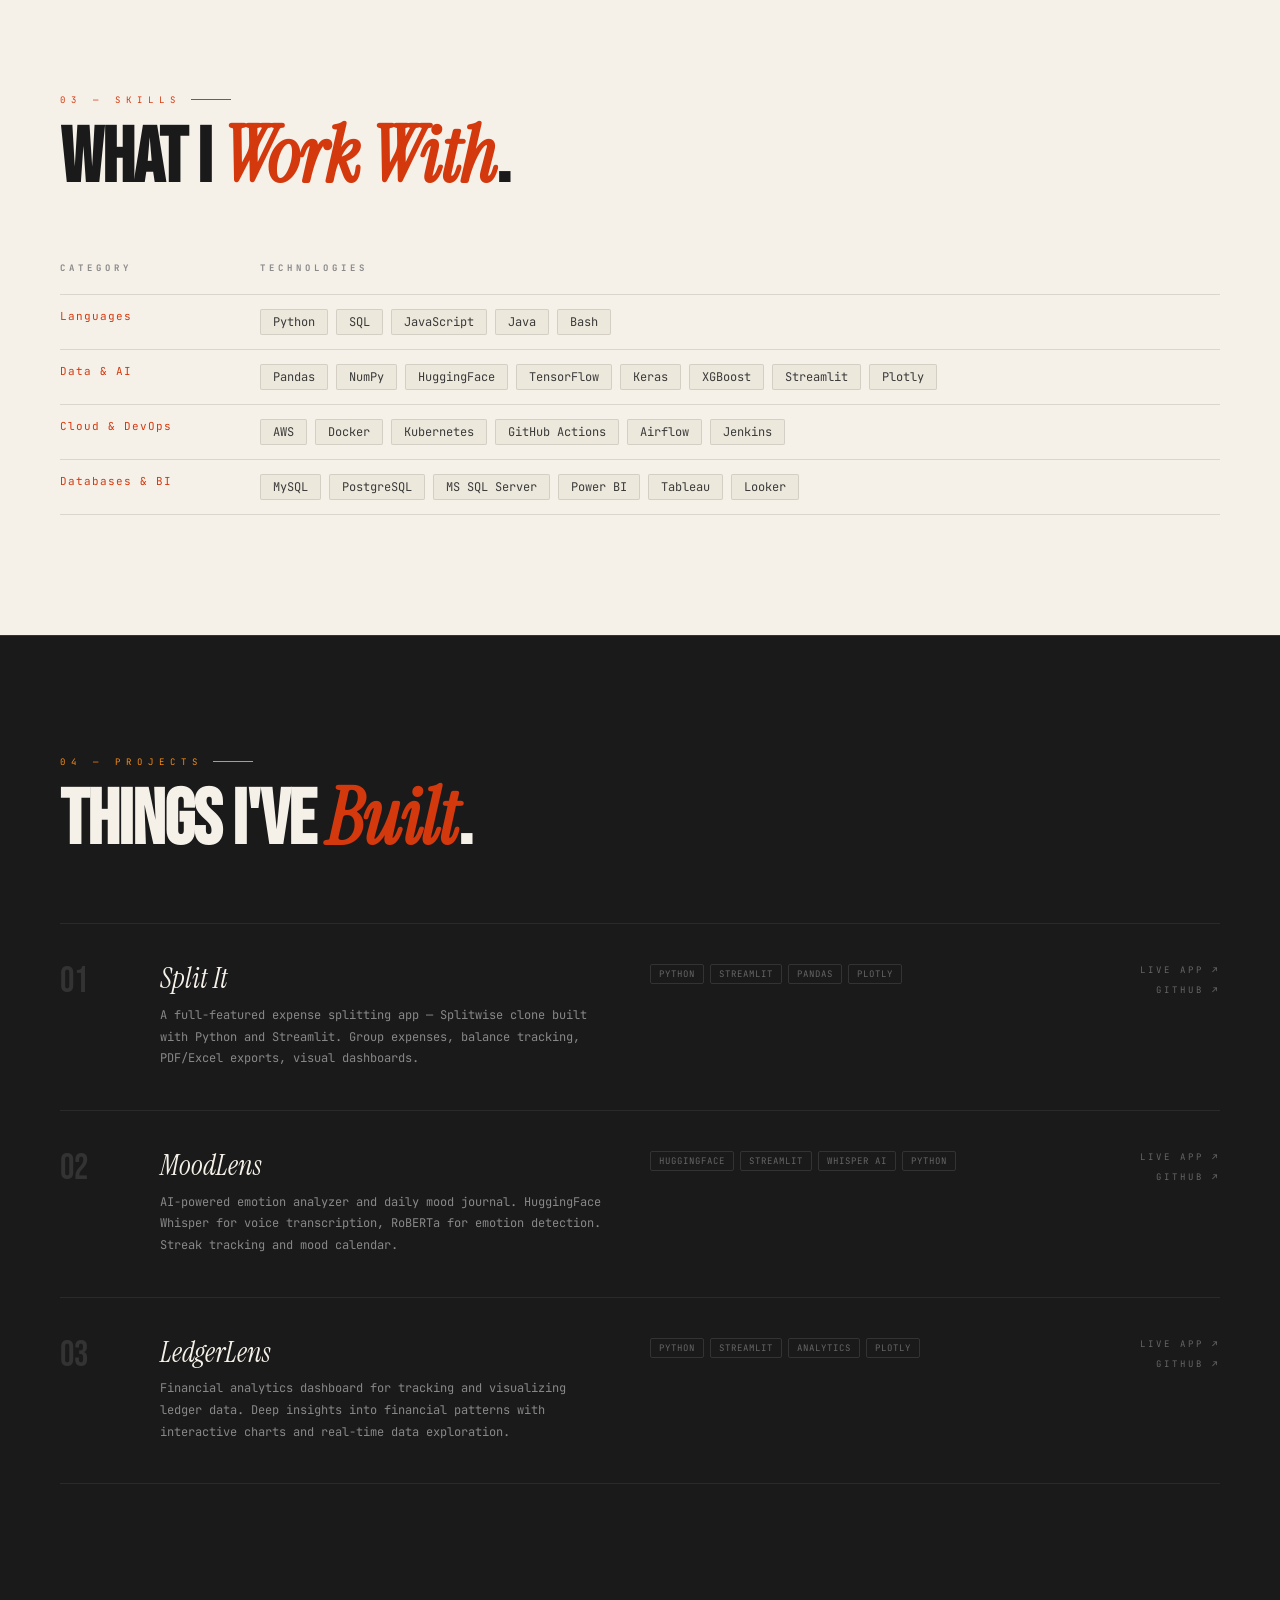
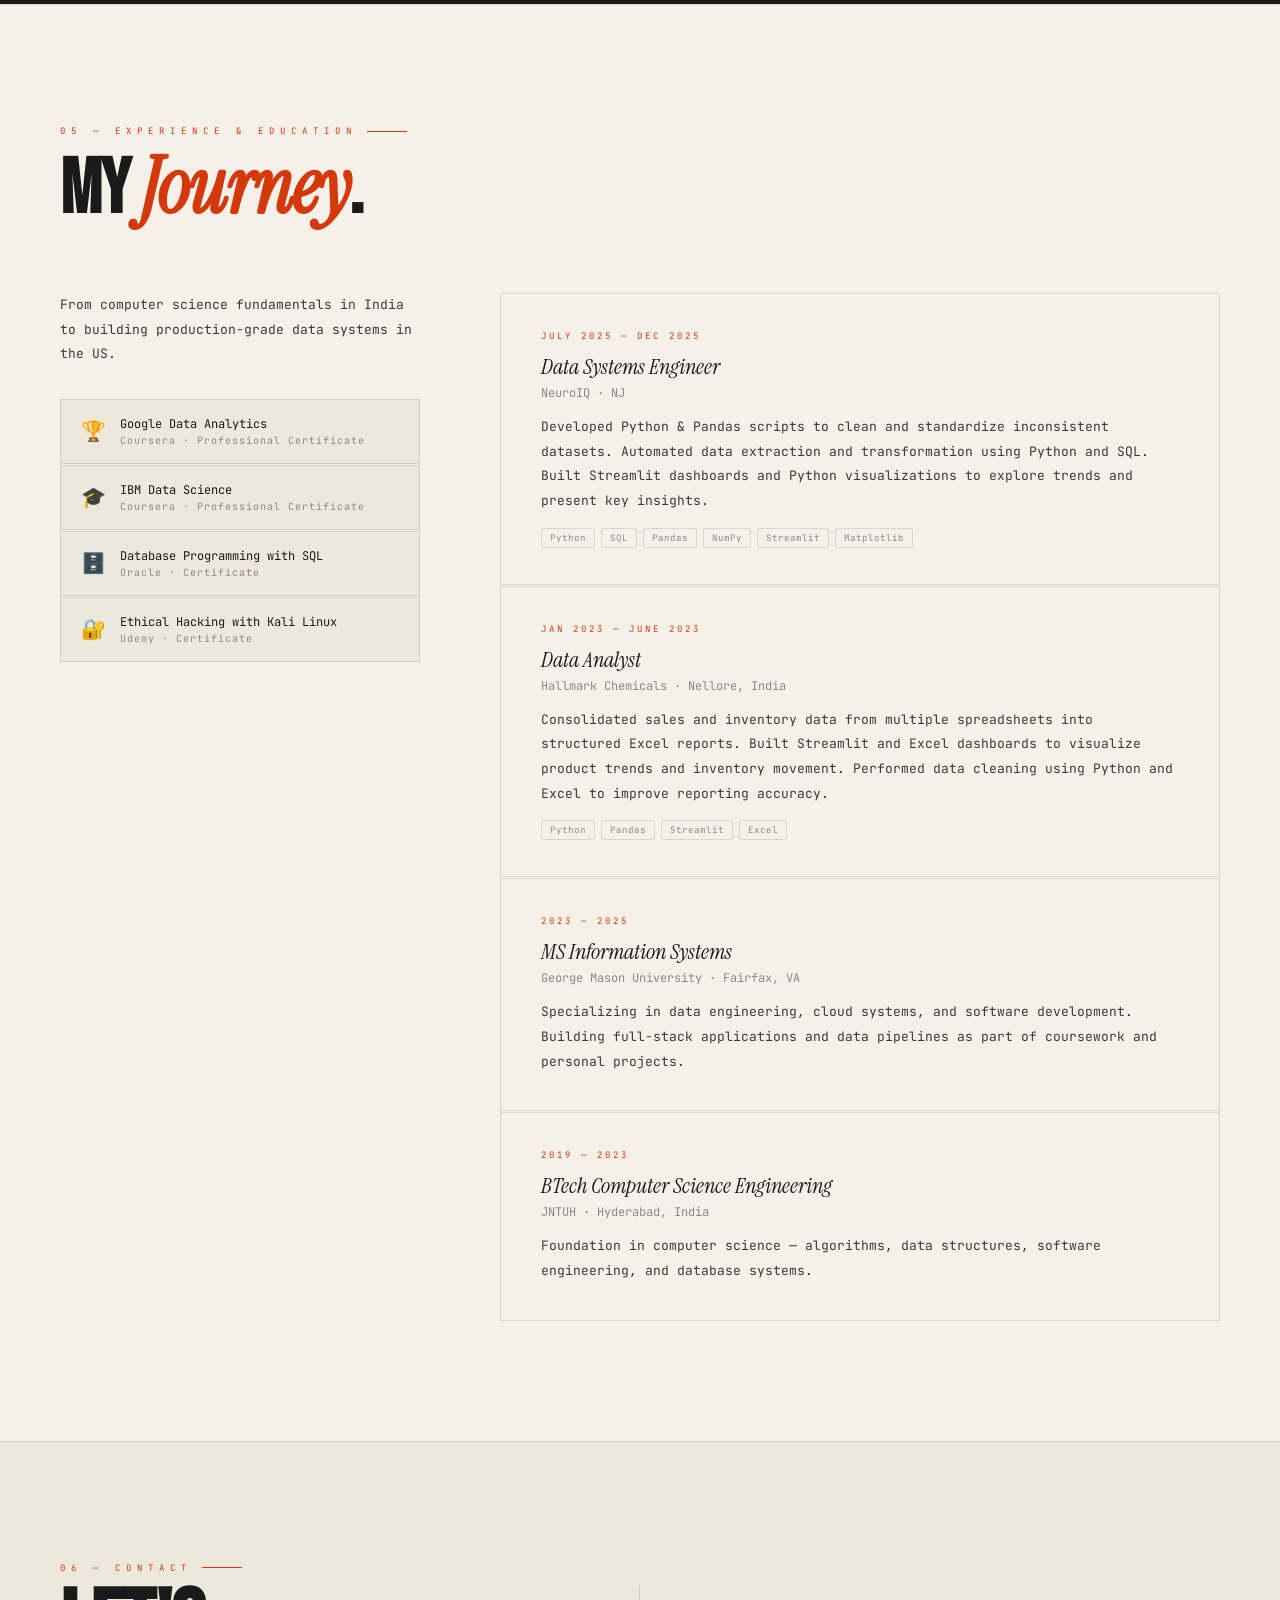
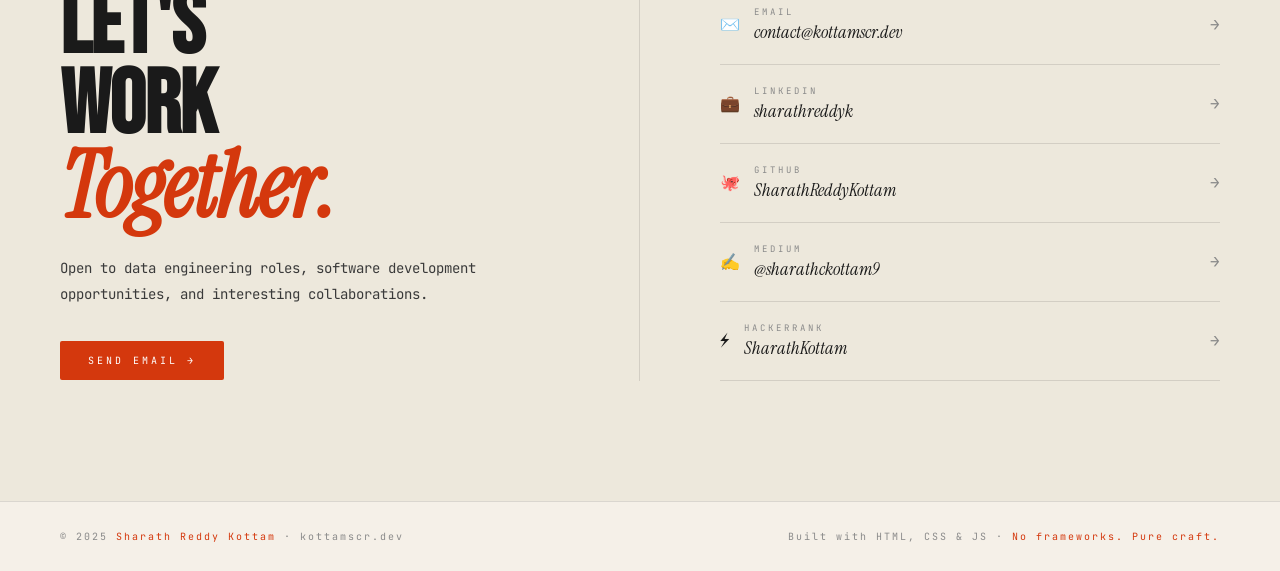
<file: shooter.html>
<!DOCTYPE html>
<html lang="en">
<head>
    <meta charset="UTF-8">
    <meta name="viewport" content="width=device-width, initial-scale=1.0">
    <title>Sharath Reddy — Data Engineer</title>
    <link rel="preconnect" href="https://fonts.googleapis.com">
    <link href="https://fonts.googleapis.com/css2?family=Bebas+Neue&family=Instrument+Serif:ital@0;1&family=JetBrains+Mono:wght@300;400;500&display=swap" rel="stylesheet">
    <style>
        :root {
            --bg: #f5f0e8;
            --bg2: #ede8dc;
            --ink: #1a1a1a;
            --ink2: #3a3a3a;
            --muted: #8a8a8a;
            --accent: #d4380d;
            --accent2: #fa8c16;
            --line: rgba(26,26,26,0.12);
            --score-color: rgba(26,26,26,0.07);
        }

        * { margin: 0; padding: 0; box-sizing: border-box; }
        html { scroll-behavior: smooth; }

        body {
            background: var(--bg);
            color: var(--ink);
            font-family: 'JetBrains Mono', monospace;
            overflow-x: hidden;
            cursor: none;
        }

        /* ── GAME LAYER (fixed, full viewport, pointer-events passthrough) ── */
        #game-layer {
            position: fixed;
            inset: 0;
            z-index: 9000;
            pointer-events: none;
            overflow: hidden;
        }

        /* ── SCORE ── */
        #score-display {
            position: fixed;
            left: 18px;
            top: 50%;
            transform: translateY(-50%) rotate(-90deg);
            transform-origin: center center;
            font-family: 'Bebas Neue', sans-serif;
            font-size: 72px;
            letter-spacing: 8px;
            color: var(--score-color);
            z-index: 9001;
            pointer-events: none;
            white-space: nowrap;
            transition: color 0.3s;
            user-select: none;
        }

        #score-display.pop {
            color: rgba(212,56,13,0.18);
        }

        /* ── CURSOR (crosshair gun) ── */
        #cursor-gun {
            position: fixed;
            width: 44px;
            height: 44px;
            pointer-events: none;
            z-index: 9999;
            transform: translate(-50%, -50%);
        }

        #cursor-gun svg {
            width: 100%;
            height: 100%;
            transition: transform 0.05s ease;
        }

        #cursor-gun.fired svg {
            transform: scale(0.85) rotate(-8deg);
        }

        /* ── CHICKEN ── */
        .chicken {
            position: fixed;
            pointer-events: none;
            z-index: 9100;
            font-size: 32px;
            user-select: none;
            filter: drop-shadow(0 2px 4px rgba(0,0,0,0.15));
            animation: chickenDrop linear forwards;
            cursor: none;
        }

        .chicken.hit {
            animation: chickenExplode 0.4s ease forwards !important;
        }

        @keyframes chickenDrop {
            0%   { transform: translateY(-60px) rotate(0deg) scaleX(1); opacity: 1; }
            45%  { transform: translateY(var(--drop-mid)) rotate(-8deg) scaleX(-1); opacity: 1; }
            90%  { transform: translateY(var(--drop-end)) rotate(6deg) scaleX(1); opacity: 1; }
            100% { transform: translateY(calc(var(--drop-end) + 20px)) rotate(0deg); opacity: 0; }
        }

        @keyframes chickenExplode {
            0%   { transform: scale(1) rotate(0deg); opacity: 1; filter: drop-shadow(0 0 0px #d4380d); }
            30%  { transform: scale(1.8) rotate(20deg); opacity: 0.8; filter: drop-shadow(0 0 12px #fa8c16); }
            100% { transform: scale(0.2) rotate(90deg) translateY(-30px); opacity: 0; }
        }

        /* ── BULLET ── */
        .bullet {
            position: fixed;
            width: 3px;
            height: 16px;
            background: var(--accent);
            border-radius: 2px;
            pointer-events: none;
            z-index: 9200;
            box-shadow: 0 0 6px var(--accent2);
        }

        /* ── FEATHER PARTICLE ── */
        .feather {
            position: fixed;
            pointer-events: none;
            z-index: 9150;
            font-size: 14px;
            animation: featherFloat 0.8s ease-out forwards;
        }

        @keyframes featherFloat {
            0%   { opacity: 1; transform: translate(0,0) rotate(0deg); }
            100% { opacity: 0; transform: translate(var(--fx), var(--fy)) rotate(var(--fr)); }
        }

        /* ── KILL TEXT ── */
        .kill-text {
            position: fixed;
            pointer-events: none;
            z-index: 9300;
            font-family: 'Bebas Neue', sans-serif;
            font-size: 22px;
            color: var(--accent);
            letter-spacing: 3px;
            animation: killPop 0.7s ease-out forwards;
        }

        @keyframes killPop {
            0%   { opacity: 1; transform: translateY(0) scale(1); }
            100% { opacity: 0; transform: translateY(-40px) scale(1.3); }
        }

        /* ── MUZZLE FLASH ── */
        .muzzle {
            position: fixed;
            pointer-events: none;
            z-index: 9400;
            width: 20px; height: 20px;
            background: radial-gradient(circle, #fff9 0%, #fa8c1688 50%, transparent 100%);
            border-radius: 50%;
            animation: muzzleFade 0.15s ease-out forwards;
            transform: translate(-50%, -50%);
        }

        @keyframes spillAnim {
            0%   { opacity: 1; transform: scale(1) translateY(0); }
            100% { opacity: 0; transform: scale(2) translateY(20px); }
        }

        @keyframes muzzleFade {
            0%   { opacity: 1; transform: translate(-50%,-50%) scale(1); }
            100% { opacity: 0; transform: translate(-50%,-50%) scale(2.5); }
        }

        /* ── NAV ── */
        nav {
            position: fixed; top: 0; left: 0; right: 0;
            z-index: 200;
            padding: 24px 60px;
            display: flex; justify-content: space-between; align-items: center;
            border-bottom: 1px solid var(--line);
            background: rgba(245,240,232,0.9);
            backdrop-filter: blur(12px);
        }

        .nav-logo {
            font-family: 'Bebas Neue', sans-serif;
            font-size: 22px; letter-spacing: 3px;
            color: var(--ink); text-decoration: none;
        }
        .nav-logo span { color: var(--accent); }

        .nav-links { display: flex; gap: 40px; list-style: none; }
        .nav-links a {
            font-size: 10px; letter-spacing: 3px; text-transform: uppercase;
            color: var(--muted); text-decoration: none; transition: color 0.2s;
        }
        .nav-links a:hover { color: var(--accent); }

        .nav-hint {
            font-size: 10px; letter-spacing: 2px; color: var(--muted);
            display: flex; align-items: center; gap: 8px;
        }
        .nav-hint span { color: var(--accent); animation: blink 1.5s ease-in-out infinite; }
        @keyframes blink { 0%,100%{opacity:1} 50%{opacity:0.3} }

        /* ── HERO ── */
        #hero {
            min-height: 100vh;
            display: grid;
            grid-template-columns: 1fr 1fr;
            padding-top: 80px;
            position: relative;
            overflow: hidden;
        }

        .hero-left {
            display: flex;
            flex-direction: column;
            justify-content: center;
            padding: 80px 60px;
            border-right: 1px solid var(--line);
            position: relative;
        }

        .hero-index {
            font-size: 10px; letter-spacing: 6px; text-transform: uppercase;
            color: var(--muted); margin-bottom: 40px;
            display: flex; align-items: center; gap: 12px;
        }
        .hero-index::before { content: '01'; color: var(--accent); }

        .hero-name {
            font-family: 'Bebas Neue', sans-serif;
            font-size: clamp(72px, 10vw, 130px);
            line-height: 0.88;
            letter-spacing: -1px;
            margin-bottom: 32px;
        }

        .hero-name .line-italic {
            font-family: 'Instrument Serif', serif;
            font-style: italic;
            font-size: clamp(60px, 8vw, 110px);
            color: var(--accent);
            display: block;
        }

        .hero-role {
            font-size: 11px; letter-spacing: 4px; text-transform: uppercase;
            color: var(--muted); margin-bottom: 48px;
            padding-left: 2px;
        }

        .hero-desc {
            font-size: 14px; line-height: 1.9; color: var(--ink2);
            max-width: 400px; margin-bottom: 48px;
            border-left: 2px solid var(--accent);
            padding-left: 20px;
        }

        .hero-ctas { display: flex; gap: 16px; flex-wrap: wrap; }

        .btn {
            font-family: 'JetBrains Mono', monospace;
            font-size: 10px; letter-spacing: 3px; text-transform: uppercase;
            padding: 13px 28px; text-decoration: none;
            border-radius: 2px; transition: all 0.2s;
        }
        .btn-red { background: var(--accent); color: #fff; }
        .btn-red:hover { background: #b52d08; transform: translateY(-2px); }
        .btn-outline { border: 1px solid var(--line); color: var(--ink2); }
        .btn-outline:hover { border-color: var(--accent); color: var(--accent); }

        .hero-right {
            display: flex;
            flex-direction: column;
            justify-content: flex-end;
            padding: 80px 60px;
            position: relative;
        }

        .hero-big-num {
            font-family: 'Bebas Neue', sans-serif;
            font-size: clamp(160px, 22vw, 300px);
            line-height: 1;
            color: rgba(26,26,26,0.04);
            position: absolute;
            top: 80px; right: -20px;
            pointer-events: none;
            user-select: none;
            letter-spacing: -8px;
        }

        .hero-stats {
            display: grid;
            grid-template-columns: 1fr 1fr;
            gap: 1px;
            background: var(--line);
            border: 1px solid var(--line);
        }

        .hero-stat {
            background: var(--bg);
            padding: 28px 24px;
            transition: background 0.2s;
        }
        .hero-stat:hover { background: var(--bg2); }

        .hero-stat-n {
            font-family: 'Bebas Neue', sans-serif;
            font-size: 48px; color: var(--accent); line-height: 1;
            margin-bottom: 4px;
        }
        .hero-stat-l { font-size: 9px; letter-spacing: 3px; text-transform: uppercase; color: var(--muted); }

        .hero-socials {
            margin-top: 32px;
            display: flex; gap: 20px; flex-wrap: wrap;
        }
        .hero-socials a {
            font-size: 10px; letter-spacing: 2px; text-transform: uppercase;
            color: var(--muted); text-decoration: none; transition: color 0.2s;
            display: flex; align-items: center; gap: 6px;
        }
        .hero-socials a::before { content: '↗'; color: var(--accent); }
        .hero-socials a:hover { color: var(--accent); }

        /* ── DIVIDER ── */
        .ruled { border: none; border-top: 1px solid var(--line); margin: 0 60px; }

        /* ── SECTION COMMON ── */
        .sec-wrap { padding: 120px 60px; position: relative; }

        .sec-tag {
            font-size: 9px; letter-spacing: 6px; text-transform: uppercase;
            color: var(--accent); margin-bottom: 12px; display: flex;
            align-items: center; gap: 10px;
        }
        .sec-tag::after { content: ''; flex: 1; max-width: 40px; height: 1px; background: var(--accent); }

        .sec-title {
            font-family: 'Bebas Neue', sans-serif;
            font-size: clamp(48px, 6vw, 80px);
            letter-spacing: -1px; line-height: 1;
            margin-bottom: 64px;
        }
        .sec-title em {
            font-family: 'Instrument Serif', serif;
            font-style: italic;
            color: var(--accent);
        }

        /* ── ABOUT ── */
        #about { background: var(--bg2); border-top: 1px solid var(--line); border-bottom: 1px solid var(--line); }

        .about-grid {
            display: grid;
            grid-template-columns: 2fr 1fr;
            gap: 80px;
            align-items: start;
        }

        .about-cols {
            display: grid;
            grid-template-columns: 1fr 1fr;
            gap: 48px;
        }

        .about-col p {
            font-size: 14px; line-height: 1.9; color: var(--ink2); margin-bottom: 16px;
        }
        .about-col p strong { color: var(--ink); font-weight: 500; }

        .about-links { display: flex; flex-direction: column; gap: 2px; }
        .about-link {
            display: flex; justify-content: space-between; align-items: center;
            padding: 16px 20px; border: 1px solid var(--line);
            text-decoration: none; color: var(--ink);
            font-size: 12px; transition: all 0.2s; background: var(--bg);
        }
        .about-link:hover { border-color: var(--accent); color: var(--accent); background: rgba(212,56,13,0.03); }
        .about-link-label { font-size: 9px; letter-spacing: 2px; text-transform: uppercase; color: var(--muted); display: block; margin-bottom: 2px; }

        /* ── SKILLS ── */
        #skills { }

        .skills-table { width: 100%; border-collapse: collapse; }
        .skills-table th {
            font-size: 9px; letter-spacing: 4px; text-transform: uppercase;
            color: var(--muted); padding: 0 0 20px; text-align: left;
            border-bottom: 1px solid var(--line);
        }
        .skills-table td {
            padding: 14px 0; border-bottom: 1px solid var(--line);
            font-size: 14px; color: var(--ink2); vertical-align: top;
        }
        .skills-table td:first-child { color: var(--accent); font-size: 11px; letter-spacing: 1px; width: 200px; }
        .skills-table tr:hover td { color: var(--ink); }

        .skill-pills { display: flex; flex-wrap: wrap; gap: 8px; }
        .skill-pill {
            background: var(--bg2); border: 1px solid var(--line);
            padding: 4px 12px; border-radius: 2px; font-size: 12px;
            transition: all 0.2s;
        }
        .skills-table tr:hover .skill-pill { border-color: rgba(212,56,13,0.3); }

        /* ── PROJECTS ── */
        #projects { background: var(--ink); color: var(--bg); border-top: 1px solid #333; }
        #projects .sec-title { color: var(--bg); }
        #projects .sec-tag { color: var(--accent2); }
        #projects .sec-tag::after { background: var(--accent2); }
        #projects .ruled-dark { border: none; border-top: 1px solid #2a2a2a; margin: 0; }

        .proj-list { display: flex; flex-direction: column; }

        .proj-row {
            display: grid;
            grid-template-columns: 60px 1fr 1fr auto;
            gap: 40px;
            align-items: start;
            padding: 40px 0;
            border-bottom: 1px solid #2a2a2a;
            transition: all 0.2s;
        }
        .proj-row:hover { background: rgba(255,255,255,0.02); padding-left: 12px; }
        .proj-row:first-child { border-top: 1px solid #2a2a2a; }

        .proj-num { font-family: 'Bebas Neue', sans-serif; font-size: 36px; color: #333; line-height: 1; }
        .proj-name { font-family: 'Instrument Serif', serif; font-size: 28px; font-style: italic; color: var(--bg); line-height: 1.1; margin-bottom: 10px; }
        .proj-desc { font-size: 12px; line-height: 1.8; color: #888; }
        .proj-tags { display: flex; flex-wrap: wrap; gap: 6px; }
        .proj-tag-dk {
            font-size: 9px; letter-spacing: 1px; text-transform: uppercase;
            color: #666; padding: 3px 8px; border: 1px solid #333; border-radius: 2px;
        }
        .proj-actions { display: flex; flex-direction: column; gap: 8px; align-items: flex-end; }
        .proj-link-dk {
            font-size: 9px; letter-spacing: 3px; text-transform: uppercase;
            color: #666; text-decoration: none; transition: color 0.2s;
            white-space: nowrap;
        }
        .proj-link-dk:hover { color: var(--accent2); }

        /* ── EXPERIENCE ── */
        #experience { border-top: 1px solid var(--line); }

        .exp-grid {
            display: grid;
            grid-template-columns: 1fr 2fr;
            gap: 80px;
        }

        .exp-left { position: sticky; top: 100px; height: fit-content; }
        .exp-left p { font-size: 13px; line-height: 1.9; color: var(--ink2); margin-bottom: 32px; }

        .cert-stack { display: flex; flex-direction: column; gap: 1px; }
        .cert-row {
            display: flex; align-items: center; gap: 14px;
            padding: 16px 20px; border: 1px solid var(--line); background: var(--bg2);
            font-size: 12px;
        }
        .cert-ico { font-size: 20px; flex-shrink: 0; }
        .cert-n { color: var(--ink); margin-bottom: 2px; }
        .cert-i { font-size: 10px; letter-spacing: 1px; color: var(--muted); }

        .tl { display: flex; flex-direction: column; gap: 1px; }
        .tl-item {
            border: 1px solid var(--line); padding: 36px 40px;
            background: var(--bg); transition: all 0.2s;
            position: relative; overflow: hidden;
        }
        .tl-item::before {
            content: ''; position: absolute; left: 0; top: 0;
            width: 3px; height: 0; background: var(--accent);
            transition: height 0.3s;
        }
        .tl-item:hover::before { height: 100%; }
        .tl-item:hover { background: var(--bg2); }

        .tl-date { font-size: 9px; letter-spacing: 3px; text-transform: uppercase; color: var(--accent); margin-bottom: 10px; }
        .tl-role { font-family: 'Instrument Serif', serif; font-size: 22px; font-style: italic; margin-bottom: 4px; }
        .tl-co { font-size: 12px; color: var(--muted); margin-bottom: 14px; }
        .tl-desc { font-size: 13px; line-height: 1.9; color: var(--ink2); }
        .tl-pills { display: flex; flex-wrap: wrap; gap: 6px; margin-top: 14px; }
        .tl-pill { font-size: 9px; letter-spacing: 1px; color: var(--muted); padding: 3px 8px; border: 1px solid var(--line); border-radius: 2px; }

        /* ── CONTACT ── */
        #contact {
            background: var(--bg2);
            border-top: 1px solid var(--line);
        }

        .contact-grid {
            display: grid;
            grid-template-columns: 1fr 1fr;
            gap: 0;
        }

        .contact-left {
            padding-right: 80px;
            border-right: 1px solid var(--line);
        }

        .contact-big {
            font-family: 'Bebas Neue', sans-serif;
            font-size: clamp(56px, 7vw, 96px);
            line-height: 0.9;
            letter-spacing: -1px;
            margin-bottom: 24px;
        }
        .contact-big em { font-family: 'Instrument Serif', serif; font-style: italic; color: var(--accent); }

        .contact-sub { font-size: 14px; line-height: 1.9; color: var(--ink2); margin-bottom: 40px; }

        .contact-right { padding-left: 80px; }

        .c-item {
            display: flex; justify-content: space-between; align-items: center;
            padding: 20px 0; border-bottom: 1px solid var(--line);
            text-decoration: none; color: var(--ink); transition: all 0.2s;
        }
        .c-item:hover { color: var(--accent); padding-left: 8px; }
        .c-item:hover .c-arr { color: var(--accent); }
        .c-left { display: flex; align-items: center; gap: 14px; }
        .c-ico { font-size: 16px; }
        .c-lbl { font-size: 9px; letter-spacing: 3px; text-transform: uppercase; color: var(--muted); display: block; margin-bottom: 2px; }
        .c-val { font-family: 'Instrument Serif', serif; font-size: 18px; font-style: italic; }
        .c-arr { color: var(--muted); transition: color 0.2s; }

        /* ── FOOTER ── */
        footer {
            padding: 28px 60px;
            border-top: 1px solid var(--line);
            display: flex; justify-content: space-between; align-items: center;
            background: var(--bg);
        }
        footer p { font-size: 10px; letter-spacing: 2px; color: var(--muted); }
        footer span { color: var(--accent); }

        /* ── REVEAL ── */
        .reveal { opacity: 0; transform: translateY(20px); transition: opacity 0.8s ease, transform 0.8s ease; }
        .reveal.visible { opacity: 1; transform: translateY(0); }

        /* ── RESPONSIVE ── */
        @media (max-width: 900px) {
            nav { padding: 20px 24px; }
            .sec-wrap { padding: 80px 24px; }
            #hero { grid-template-columns: 1fr; }
            .hero-left, .hero-right { padding: 60px 24px; }
            .hero-right { border-top: 1px solid var(--line); }
            .about-grid, .exp-grid, .contact-grid { grid-template-columns: 1fr; gap: 40px; }
            .about-cols { grid-template-columns: 1fr; }
            .contact-left { padding-right: 0; border-right: none; border-bottom: 1px solid var(--line); padding-bottom: 48px; }
            .contact-right { padding-left: 0; }
            .proj-row { grid-template-columns: 40px 1fr; gap: 20px; }
            .proj-tags, .proj-actions { grid-column: 2; }
            .nav-links { display: none; }
            .ruled { margin: 0 24px; }
            footer { padding: 24px; flex-direction: column; gap: 8px; }
            #score-display { font-size: 48px; left: 8px; }
        }
    </style>
</head>
<body>

<!-- GAME LAYER -->
<div id="game-layer"></div>

<!-- SCORE -->
<div id="score-display">BUGS FIXED: 0</div>

<!-- CURSOR GUN -->
<div id="cursor-gun">
    <svg viewBox="0 0 44 44" fill="none" xmlns="http://www.w3.org/2000/svg">
        <!-- crosshair outer ring -->
        <circle cx="22" cy="22" r="18" stroke="#1a1a1a" stroke-width="1.2" opacity="0.5"/>
        <!-- crosshair lines -->
        <line x1="22" y1="2" x2="22" y2="10" stroke="#d4380d" stroke-width="1.5"/>
        <line x1="22" y1="34" x2="22" y2="42" stroke="#d4380d" stroke-width="1.5"/>
        <line x1="2" y1="22" x2="10" y2="22" stroke="#d4380d" stroke-width="1.5"/>
        <line x1="34" y1="22" x2="42" y2="22" stroke="#d4380d" stroke-width="1.5"/>
        <!-- center dot -->
        <circle cx="22" cy="22" r="2.5" fill="#d4380d"/>
        <!-- gun barrel (bottom) -->
        <rect x="19" y="28" width="6" height="10" rx="1" fill="#1a1a1a" opacity="0.7"/>
        <rect x="20.5" y="26" width="3" height="4" rx="0.5" fill="#1a1a1a" opacity="0.5"/>
    </svg>
</div>

<!-- NAV -->
<nav>
    <a href="#hero" class="nav-logo">K<span>.</span></a>
    <ul class="nav-links">
        <li><a href="#about">About</a></li>
        <li><a href="#skills">Skills</a></li>
        <li><a href="#projects">Projects</a></li>
        <li><a href="#experience">Experience</a></li>
        <li><a href="#contact">Contact</a></li>
    </ul>
    <div class="nav-hint"><span>☕</span> Shoot the coffee & data errors!</div>
</nav>

<!-- HERO -->
<section id="hero">
    <div class="hero-left">
        <div class="hero-index">— Data Engineer</div>
        <h1 class="hero-name">
            SHARATH<br>
            <span class="line-italic">Reddy.</span>
        </h1>
        <p class="hero-role">Software Developer &nbsp;·&nbsp; GMU &nbsp;·&nbsp; Fairfax VA</p>
        <p class="hero-desc">
            Building data pipelines, AI-powered apps, and full-stack systems that turn raw data into meaningful insight.
        </p>
        <div class="hero-ctas">
            <a href="#projects" class="btn btn-red">View Projects →</a>
            <a href="mailto:contact@kottamscr.dev" class="btn btn-outline">Get in Touch</a>
        </div>
    </div>
    <div class="hero-right">
        <div class="hero-big-num">SR</div>
        <div class="hero-stats reveal">
            <div class="hero-stat"><div class="hero-stat-n">3+</div><div class="hero-stat-l">Live Apps</div></div>
            <div class="hero-stat"><div class="hero-stat-n">4</div><div class="hero-stat-l">Certifications</div></div>
            <div class="hero-stat"><div class="hero-stat-n">MS</div><div class="hero-stat-l">Info Systems, GMU</div></div>
            <div class="hero-stat"><div class="hero-stat-n">∞</div><div class="hero-stat-l">Problems Solved</div></div>
        </div>
        <div class="hero-socials reveal">
            <a href="https://www.linkedin.com/in/sharathreddyk/" target="_blank">LinkedIn</a>
            <a href="https://github.com/SharathReddyKottam" target="_blank">GitHub</a>
            <a href="https://medium.com/@sharathckottam9" target="_blank">Medium</a>
            <a href="https://www.hackerrank.com/profile/SharathKottam" target="_blank">HackerRank</a>
        </div>
    </div>
</section>

<hr class="ruled">

<!-- ABOUT -->
<section id="about">
    <div class="sec-wrap">
        <div class="sec-tag">02 — About Me</div>
        <h2 class="sec-title">Data &amp; <em>Craft</em>.</h2>
        <div class="about-grid reveal">
            <div class="about-cols">
                <div class="about-col">
                    <p>I'm a <strong>Data Engineer and Software Developer</strong> pursuing my MS in Information Systems at George Mason University, Fairfax, VA.</p>
                    <p>I build things that last — from <strong>automated data pipelines</strong> and cloud architectures to AI-powered web apps that people actually use.</p>
                </div>
                <div class="about-col">
                    <p>My work spans backend engineering, <strong>data analytics</strong>, and machine learning deployment.</p>
                    <p>When I'm not building, I'm writing on <strong>Medium</strong>, exploring new models on HuggingFace, or sharpening my craft on HackerRank.</p>
                </div>
            </div>
            <div class="about-links">
                <a href="https://www.linkedin.com/in/sharathreddyk/" target="_blank" class="about-link">
                    <div><span class="about-link-label">LinkedIn</span>sharathreddyk</div><span>↗</span>
                </a>
                <a href="https://github.com/SharathReddyKottam" target="_blank" class="about-link">
                    <div><span class="about-link-label">GitHub</span>SharathReddyKottam</div><span>↗</span>
                </a>
                <a href="https://medium.com/@sharathckottam9" target="_blank" class="about-link">
                    <div><span class="about-link-label">Medium</span>@sharathckottam9</div><span>↗</span>
                </a>
                <a href="https://www.hackerrank.com/profile/SharathKottam" target="_blank" class="about-link">
                    <div><span class="about-link-label">HackerRank</span>SharathKottam</div><span>↗</span>
                </a>
            </div>
        </div>
    </div>
</section>

<hr class="ruled">

<!-- SKILLS -->
<section id="skills">
    <div class="sec-wrap">
        <div class="sec-tag">03 — Skills</div>
        <h2 class="sec-title">What I <em>Work With</em>.</h2>
        <table class="skills-table reveal">
            <thead>
            <tr>
                <th>Category</th>
                <th>Technologies</th>
            </tr>
            </thead>
            <tbody>
            <tr>
                <td>Languages</td>
                <td><div class="skill-pills"><span class="skill-pill">Python</span><span class="skill-pill">SQL</span><span class="skill-pill">JavaScript</span><span class="skill-pill">Java</span><span class="skill-pill">Bash</span></div></td>
            </tr>
            <tr>
                <td>Data &amp; AI</td>
                <td><div class="skill-pills"><span class="skill-pill">Pandas</span><span class="skill-pill">NumPy</span><span class="skill-pill">HuggingFace</span><span class="skill-pill">TensorFlow</span><span class="skill-pill">Keras</span><span class="skill-pill">XGBoost</span><span class="skill-pill">Streamlit</span><span class="skill-pill">Plotly</span></div></td>
            </tr>
            <tr>
                <td>Cloud &amp; DevOps</td>
                <td><div class="skill-pills"><span class="skill-pill">AWS</span><span class="skill-pill">Docker</span><span class="skill-pill">Kubernetes</span><span class="skill-pill">GitHub Actions</span><span class="skill-pill">Airflow</span><span class="skill-pill">Jenkins</span></div></td>
            </tr>
            <tr>
                <td>Databases &amp; BI</td>
                <td><div class="skill-pills"><span class="skill-pill">MySQL</span><span class="skill-pill">PostgreSQL</span><span class="skill-pill">MS SQL Server</span><span class="skill-pill">Power BI</span><span class="skill-pill">Tableau</span><span class="skill-pill">Looker</span></div></td>
            </tr>
            </tbody>
        </table>
    </div>
</section>

<!-- PROJECTS -->
<section id="projects">
    <div class="sec-wrap">
        <div class="sec-tag">04 — Projects</div>
        <h2 class="sec-title">Things I've <em>Built</em>.</h2>
        <div class="proj-list reveal">
            <div class="proj-row">
                <div class="proj-num">01</div>
                <div>
                    <div class="proj-name">Split It</div>
                    <div class="proj-desc">A full-featured expense splitting app — Splitwise clone built with Python and Streamlit. Group expenses, balance tracking, PDF/Excel exports, visual dashboards.</div>
                </div>
                <div class="proj-tags">
                    <span class="proj-tag-dk">Python</span><span class="proj-tag-dk">Streamlit</span><span class="proj-tag-dk">Pandas</span><span class="proj-tag-dk">Plotly</span>
                </div>
                <div class="proj-actions">
                    <a href="https://split-it.streamlit.app" target="_blank" class="proj-link-dk">Live App ↗</a>
                    <a href="https://github.com/SharathReddyKottam/split-it" target="_blank" class="proj-link-dk">GitHub ↗</a>
                </div>
            </div>
            <div class="proj-row">
                <div class="proj-num">02</div>
                <div>
                    <div class="proj-name">MoodLens</div>
                    <div class="proj-desc">AI-powered emotion analyzer and daily mood journal. HuggingFace Whisper for voice transcription, RoBERTa for emotion detection. Streak tracking and mood calendar.</div>
                </div>
                <div class="proj-tags">
                    <span class="proj-tag-dk">HuggingFace</span><span class="proj-tag-dk">Streamlit</span><span class="proj-tag-dk">Whisper AI</span><span class="proj-tag-dk">Python</span>
                </div>
                <div class="proj-actions">
                    <a href="https://sharathreddykottam-moodlens.streamlit.app" target="_blank" class="proj-link-dk">Live App ↗</a>
                    <a href="https://github.com/SharathReddyKottam/moodlens" target="_blank" class="proj-link-dk">GitHub ↗</a>
                </div>
            </div>
            <div class="proj-row">
                <div class="proj-num">03</div>
                <div>
                    <div class="proj-name">LedgerLens</div>
                    <div class="proj-desc">Financial analytics dashboard for tracking and visualizing ledger data. Deep insights into financial patterns with interactive charts and real-time data exploration.</div>
                </div>
                <div class="proj-tags">
                    <span class="proj-tag-dk">Python</span><span class="proj-tag-dk">Streamlit</span><span class="proj-tag-dk">Analytics</span><span class="proj-tag-dk">Plotly</span>
                </div>
                <div class="proj-actions">
                    <a href="https://ledgerlens-analytics.streamlit.app" target="_blank" class="proj-link-dk">Live App ↗</a>
                    <a href="https://github.com/SharathReddyKottam/ledgerlens" target="_blank" class="proj-link-dk">GitHub ↗</a>
                </div>
            </div>
        </div>
    </div>
</section>

<!-- EXPERIENCE -->
<section id="experience">
    <div class="sec-wrap">
        <div class="sec-tag">05 — Experience &amp; Education</div>
        <h2 class="sec-title">My <em>Journey</em>.</h2>
        <div class="exp-grid">
            <div class="exp-left reveal">
                <p>From computer science fundamentals in India to building production-grade data systems in the US.</p>
                <div class="cert-stack">
                    <div class="cert-row"><div class="cert-ico">🏆</div><div><div class="cert-n">Google Data Analytics</div><div class="cert-i">Coursera · Professional Certificate</div></div></div>
                    <div class="cert-row"><div class="cert-ico">🎓</div><div><div class="cert-n">IBM Data Science</div><div class="cert-i">Coursera · Professional Certificate</div></div></div>
                    <div class="cert-row"><div class="cert-ico">🗄️</div><div><div class="cert-n">Database Programming with SQL</div><div class="cert-i">Oracle · Certificate</div></div></div>
                    <div class="cert-row"><div class="cert-ico">🔐</div><div><div class="cert-n">Ethical Hacking with Kali Linux</div><div class="cert-i">Udemy · Certificate</div></div></div>
                </div>
            </div>
            <div class="tl reveal">
                <div class="tl-item">
                    <div class="tl-date">July 2025 — Dec 2025</div>
                    <div class="tl-role">Data Systems Engineer</div>
                    <div class="tl-co">NeuroIQ · NJ</div>
                    <div class="tl-desc">Developed Python &amp; Pandas scripts to clean and standardize inconsistent datasets. Automated data extraction and transformation using Python and SQL. Built Streamlit dashboards and Python visualizations to explore trends and present key insights.</div>
                    <div class="tl-pills"><span class="tl-pill">Python</span><span class="tl-pill">SQL</span><span class="tl-pill">Pandas</span><span class="tl-pill">NumPy</span><span class="tl-pill">Streamlit</span><span class="tl-pill">Matplotlib</span></div>
                </div>
                <div class="tl-item">
                    <div class="tl-date">Jan 2023 — June 2023</div>
                    <div class="tl-role">Data Analyst</div>
                    <div class="tl-co">Hallmark Chemicals · Nellore, India</div>
                    <div class="tl-desc">Consolidated sales and inventory data from multiple spreadsheets into structured Excel reports. Built Streamlit and Excel dashboards to visualize product trends and inventory movement. Performed data cleaning using Python and Excel to improve reporting accuracy.</div>
                    <div class="tl-pills"><span class="tl-pill">Python</span><span class="tl-pill">Pandas</span><span class="tl-pill">Streamlit</span><span class="tl-pill">Excel</span></div>
                </div>
                <div class="tl-item">
                    <div class="tl-date">2023 — 2025</div>
                    <div class="tl-role">MS Information Systems</div>
                    <div class="tl-co">George Mason University · Fairfax, VA</div>
                    <div class="tl-desc">Specializing in data engineering, cloud systems, and software development. Building full-stack applications and data pipelines as part of coursework and personal projects.</div>
                </div>
                <div class="tl-item">
                    <div class="tl-date">2019 — 2023</div>
                    <div class="tl-role">BTech Computer Science Engineering</div>
                    <div class="tl-co">JNTUH · Hyderabad, India</div>
                    <div class="tl-desc">Foundation in computer science — algorithms, data structures, software engineering, and database systems.</div>
                </div>
            </div>
        </div>
    </div>
</section>

<!-- CONTACT -->
<section id="contact">
    <div class="sec-wrap">
        <div class="sec-tag">06 — Contact</div>
        <div class="contact-grid reveal">
            <div class="contact-left">
                <h2 class="contact-big">LET'S<br>WORK<br><em>Together.</em></h2>
                <p class="contact-sub">Open to data engineering roles, software development opportunities, and interesting collaborations.</p>
                <a href="mailto:contact@kottamscr.dev" class="btn btn-red">Send Email →</a>
            </div>
            <div class="contact-right">
                <a href="mailto:contact@kottamscr.dev" class="c-item">
                    <div class="c-left"><div class="c-ico">✉️</div><div><span class="c-lbl">Email</span><span class="c-val">contact@kottamscr.dev</span></div></div>
                    <span class="c-arr">→</span>
                </a>
                <a href="https://www.linkedin.com/in/sharathreddyk/" target="_blank" class="c-item">
                    <div class="c-left"><div class="c-ico">💼</div><div><span class="c-lbl">LinkedIn</span><span class="c-val">sharathreddyk</span></div></div>
                    <span class="c-arr">→</span>
                </a>
                <a href="https://github.com/SharathReddyKottam" target="_blank" class="c-item">
                    <div class="c-left"><div class="c-ico">🐙</div><div><span class="c-lbl">GitHub</span><span class="c-val">SharathReddyKottam</span></div></div>
                    <span class="c-arr">→</span>
                </a>
                <a href="https://medium.com/@sharathckottam9" target="_blank" class="c-item">
                    <div class="c-left"><div class="c-ico">✍️</div><div><span class="c-lbl">Medium</span><span class="c-val">@sharathckottam9</span></div></div>
                    <span class="c-arr">→</span>
                </a>
                <a href="https://www.hackerrank.com/profile/SharathKottam" target="_blank" class="c-item">
                    <div class="c-left"><div class="c-ico">⚡</div><div><span class="c-lbl">HackerRank</span><span class="c-val">SharathKottam</span></div></div>
                    <span class="c-arr">→</span>
                </a>
            </div>
        </div>
    </div>
</section>

<!-- FOOTER -->
<footer>
    <p>© 2025 <span>Sharath Reddy Kottam</span> · kottamscr.dev</p>
    <p>Built with HTML, CSS & JS · <span>No frameworks. Pure craft.</span></p>
</footer>

<script>
    // ══════════════════════════════════════════
    //  CURSOR
    // ══════════════════════════════════════════
    const gun = document.getElementById('cursor-gun');
    let mx = 0, my = 0;
    document.addEventListener('mousemove', e => {
        mx = e.clientX; my = e.clientY;
        gun.style.left = mx + 'px';
        gun.style.top  = my + 'px';
    });

    // ══════════════════════════════════════════
    //  GAME STATE
    // ══════════════════════════════════════════
    let score = 0;
    const scoreEl = document.getElementById('score-display');
    const gameLayer = document.getElementById('game-layer');

    const CHICKENS = ['☕','🍵','☕','☕','🧋','☕'];
    const KILL_WORDS = ['NULL!','NaN!','ERROR!','404!','SPILL!','BOOM!','☕💥','DROPPED!','BUG!','VOID!'];
    const activeChickens = [];

    function updateScore(pts) {
        score += pts;
        scoreEl.textContent = 'BUGS FIXED: ' + score;
        scoreEl.classList.add('pop');
        setTimeout(() => scoreEl.classList.remove('pop'), 300);
    }

    // ── Spawn chicken ──
    function spawnChicken() {
        const el = document.createElement('div');
        el.className = 'chicken';
        const x = Math.random() * (window.innerWidth - 60) + 20;
        const dropDist = window.innerHeight + 120;
        const duration = 4000 + Math.random() * 5000;

        el.style.left = x + 'px';
        el.style.top  = '0px';
        el.style.setProperty('--drop-mid', (dropDist * 0.5) + 'px');
        el.style.setProperty('--drop-end', dropDist + 'px');
        el.style.animationDuration = duration + 'ms';
        const coffeeEmoji = CHICKENS[Math.floor(Math.random() * CHICKENS.length)];
        const dataLabels = ['NULL','NaN','404','ERR','NaN','☠️'];
        const showLabel = Math.random() > 0.4;
        if (showLabel) {
            el.innerHTML = `<span style="font-size:28px">${coffeeEmoji}</span><span style="display:block;font-family:'JetBrains Mono',monospace;font-size:9px;color:#d4380d;letter-spacing:1px;text-align:center;margin-top:-4px">${dataLabels[Math.floor(Math.random()*dataLabels.length)]}</span>`;
            el.style.fontSize = '12px';
            el.style.textAlign = 'center';
            el.style.lineHeight = '1';
        } else {
            el.textContent = coffeeEmoji;
            el.style.fontSize = '32px';
        }

        // store bounding info
        el._x = x;
        el._alive = true;

        gameLayer.appendChild(el);
        activeChickens.push(el);

        // auto remove after animation
        setTimeout(() => {
            if (el.parentNode) el.remove();
            const idx = activeChickens.indexOf(el);
            if (idx > -1) activeChickens.splice(idx, 1);
        }, duration + 200);
    }

    // Spawn interval — random cadence
    function scheduleSpawn() {
        spawnChicken();
        setTimeout(scheduleSpawn, 800 + Math.random() * 1800);
    }
    scheduleSpawn();

    // ── Shoot bullet ──
    function shoot(x, y) {
        // muzzle flash
        const flash = document.createElement('div');
        flash.className = 'muzzle';
        flash.style.left = x + 'px';
        flash.style.top  = y + 'px';
        document.body.appendChild(flash);
        setTimeout(() => flash.remove(), 200);

        // gun recoil
        gun.classList.add('fired');
        setTimeout(() => gun.classList.remove('fired'), 100);

        // bullet travels upward from click point
        const bullet = document.createElement('div');
        bullet.className = 'bullet';
        bullet.style.left = (x - 1.5) + 'px';
        bullet.style.top  = y + 'px';
        document.body.appendChild(bullet);

        let by = y;
        let hit = false;

        const travel = setInterval(() => {
            by -= 18;
            bullet.style.top = by + 'px';

            if (by < -20) {
                clearInterval(travel);
                bullet.remove();
                return;
            }

            if (!hit) {
                // check collision with each chicken
                for (let i = activeChickens.length - 1; i >= 0; i--) {
                    const ch = activeChickens[i];
                    if (!ch._alive) continue;
                    const r = ch.getBoundingClientRect();
                    if (x >= r.left - 10 && x <= r.right + 10 && by >= r.top - 10 && by <= r.bottom + 10) {
                        hit = true;
                        clearInterval(travel);
                        bullet.remove();
                        killChicken(ch, x, by);
                        activeChickens.splice(i, 1);
                        break;
                    }
                }
            }
        }, 16);
    }

    // ── Kill chicken ──
    function killChicken(el, x, y) {
        el._alive = false;
        el.classList.add('hit');

        // feathers
        for (let i = 0; i < 6; i++) {
            const f = document.createElement('div');
            f.className = 'feather';
            f.textContent = ['💧','🟤','⚫','✨','💦'][Math.floor(Math.random()*5)];
            f.style.left = x + 'px';
            f.style.top  = y + 'px';
            const angle = (Math.random() * 360) * Math.PI / 180;
            const dist  = 40 + Math.random() * 60;
            f.style.setProperty('--fx', (Math.cos(angle) * dist) + 'px');
            f.style.setProperty('--fy', (Math.sin(angle) * dist) + 'px');
            f.style.setProperty('--fr', (Math.random() * 360) + 'deg');
            document.body.appendChild(f);
            setTimeout(() => f.remove(), 900);
        }

        // kill word — data error revealed
        const dataWords = ['NULL','NaN','ERROR','404','VOID','UNDEFINED','OVERFLOW','CORRUPT'];
        const kw = document.createElement('div');
        kw.className = 'kill-text';
        kw.textContent = dataWords[Math.floor(Math.random() * dataWords.length)];
        kw.style.left = (x - 30) + 'px';
        kw.style.top  = (y - 10) + 'px';
        document.body.appendChild(kw);
        setTimeout(() => kw.remove(), 750);

        // coffee spill splatter
        const spill = document.createElement('div');
        spill.style.cssText = `position:fixed;left:${x-20}px;top:${y+10}px;font-size:28px;pointer-events:none;z-index:9300;animation:spillAnim 0.6s ease-out forwards;`;
        spill.textContent = '💧';
        document.body.appendChild(spill);
        setTimeout(() => spill.remove(), 700);

        updateScore(10);
        setTimeout(() => el.remove(), 400);
    }

    // ── Click to shoot ──
    document.addEventListener('click', e => {
        // don't block link clicks — still fire but links work
        shoot(e.clientX, e.clientY);
    });

    // ══════════════════════════════════════════
    //  SCROLL REVEAL
    // ══════════════════════════════════════════
    const obs = new IntersectionObserver(entries => {
        entries.forEach((e, i) => {
            if (e.isIntersecting) setTimeout(() => e.target.classList.add('visible'), i * 100);
        });
    }, { threshold: 0.08 });
    document.querySelectorAll('.reveal').forEach(el => obs.observe(el));

    // ══════════════════════════════════════════
    //  NAV ACTIVE
    // ══════════════════════════════════════════
    const secs = document.querySelectorAll('section[id]');
    const navAs = document.querySelectorAll('.nav-links a');
    window.addEventListener('scroll', () => {
        let current = '';
        secs.forEach(s => { if (window.scrollY >= s.offsetTop - 120) current = s.id; });
        navAs.forEach(a => { a.style.color = a.getAttribute('href') === `#${current}` ? 'var(--accent)' : ''; });
    });
</script>
</body>
</html>
</file>
